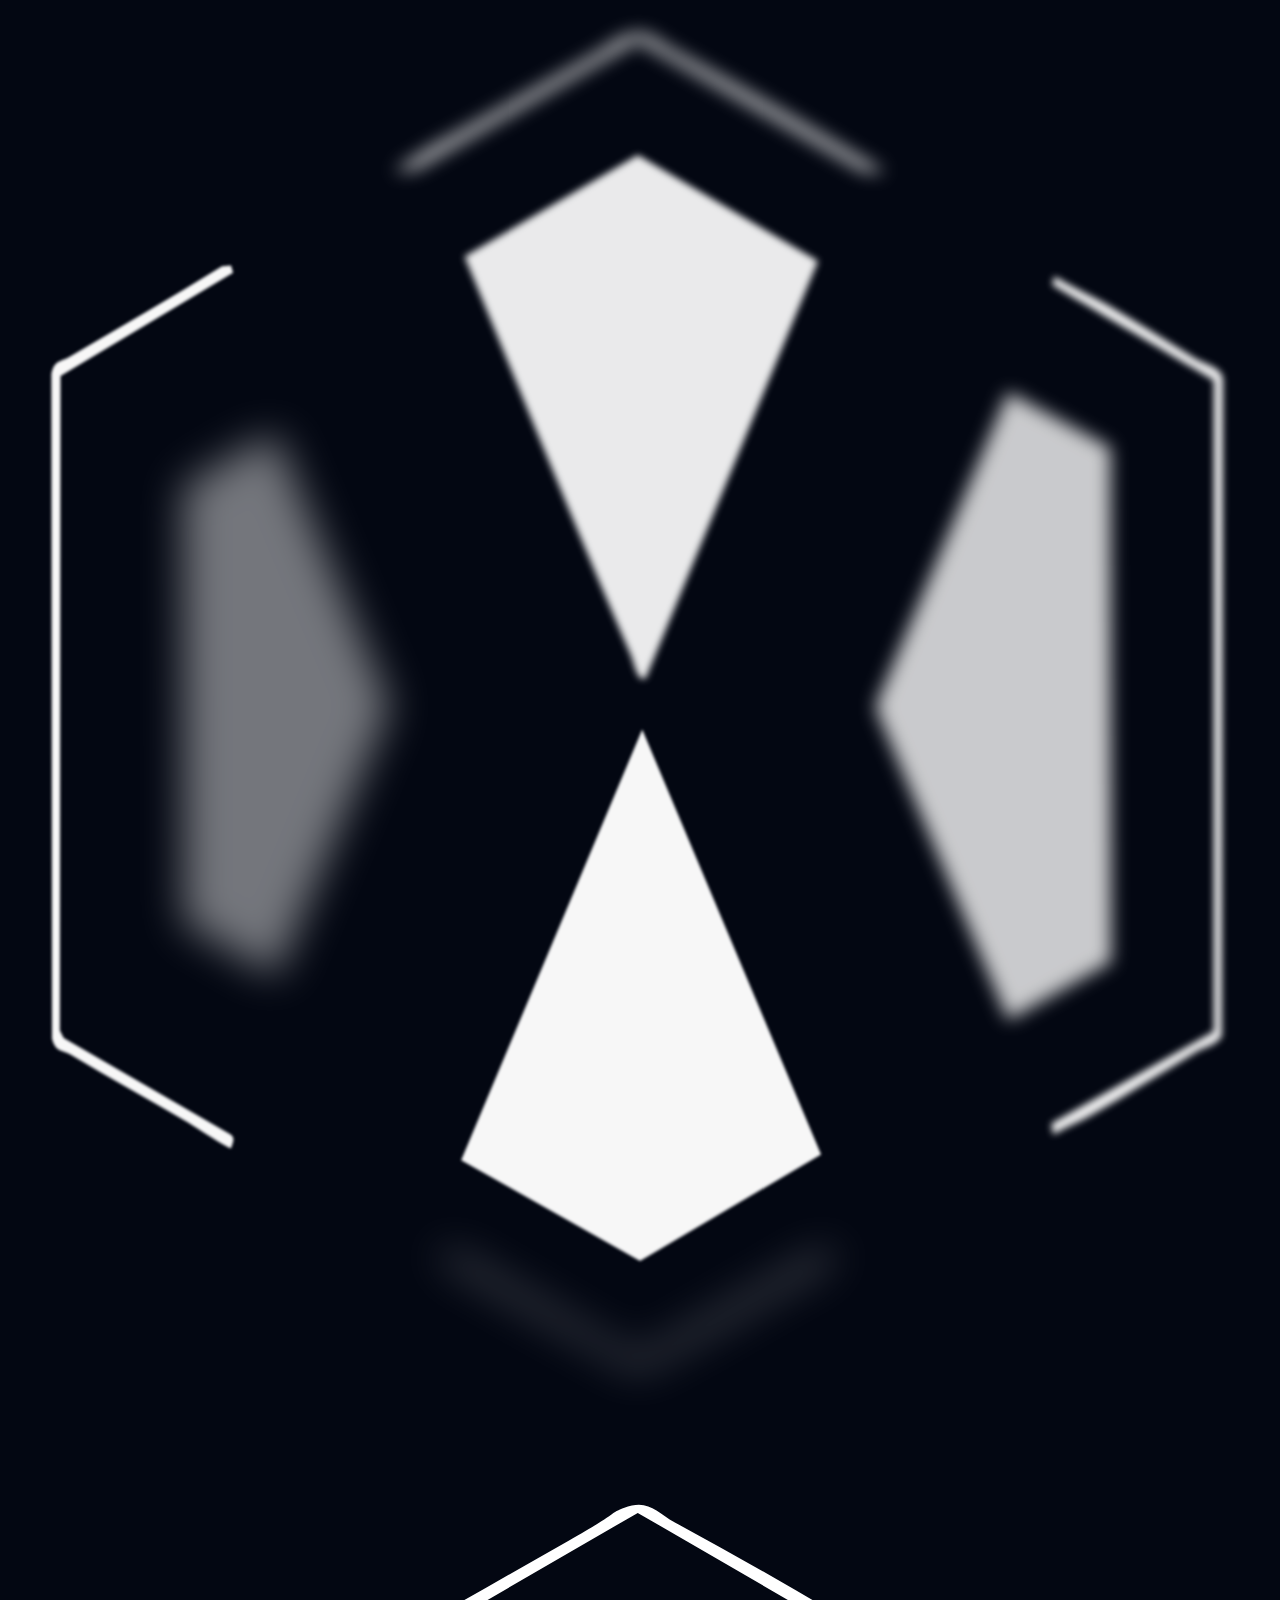
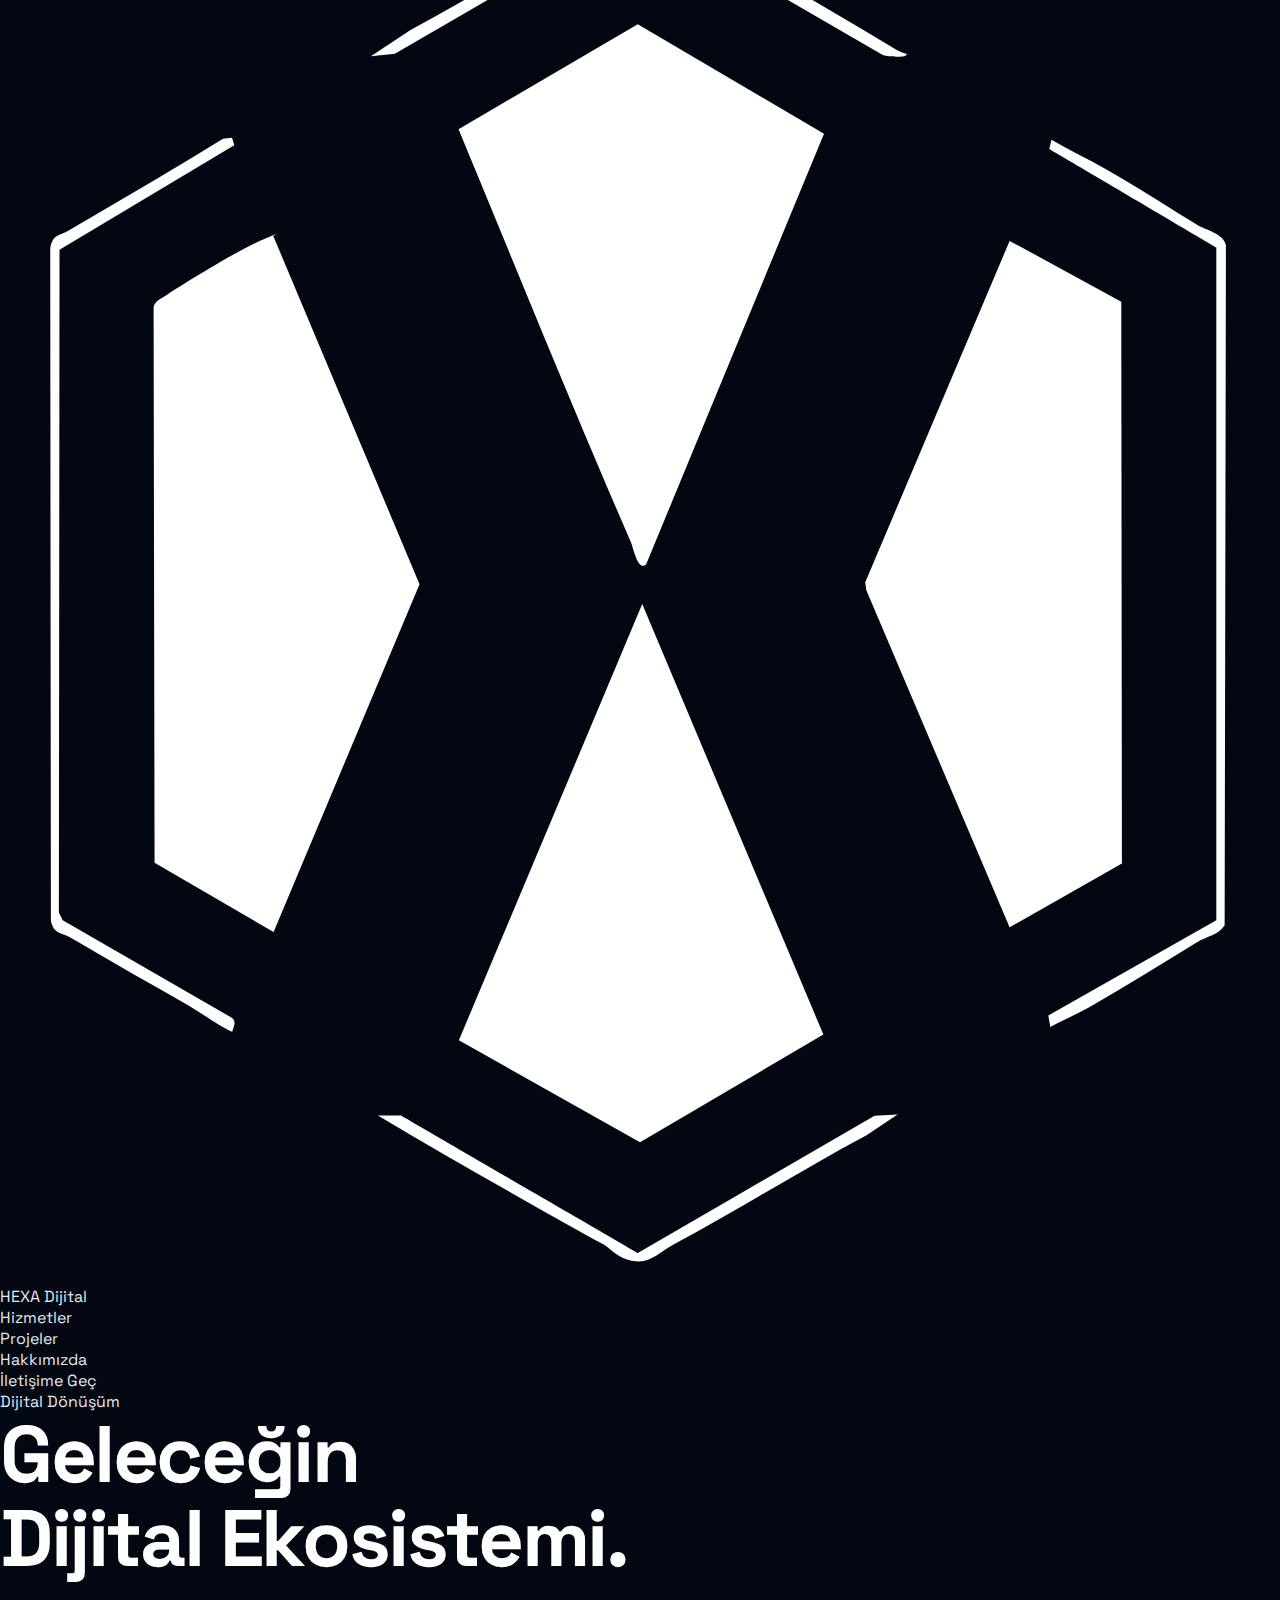
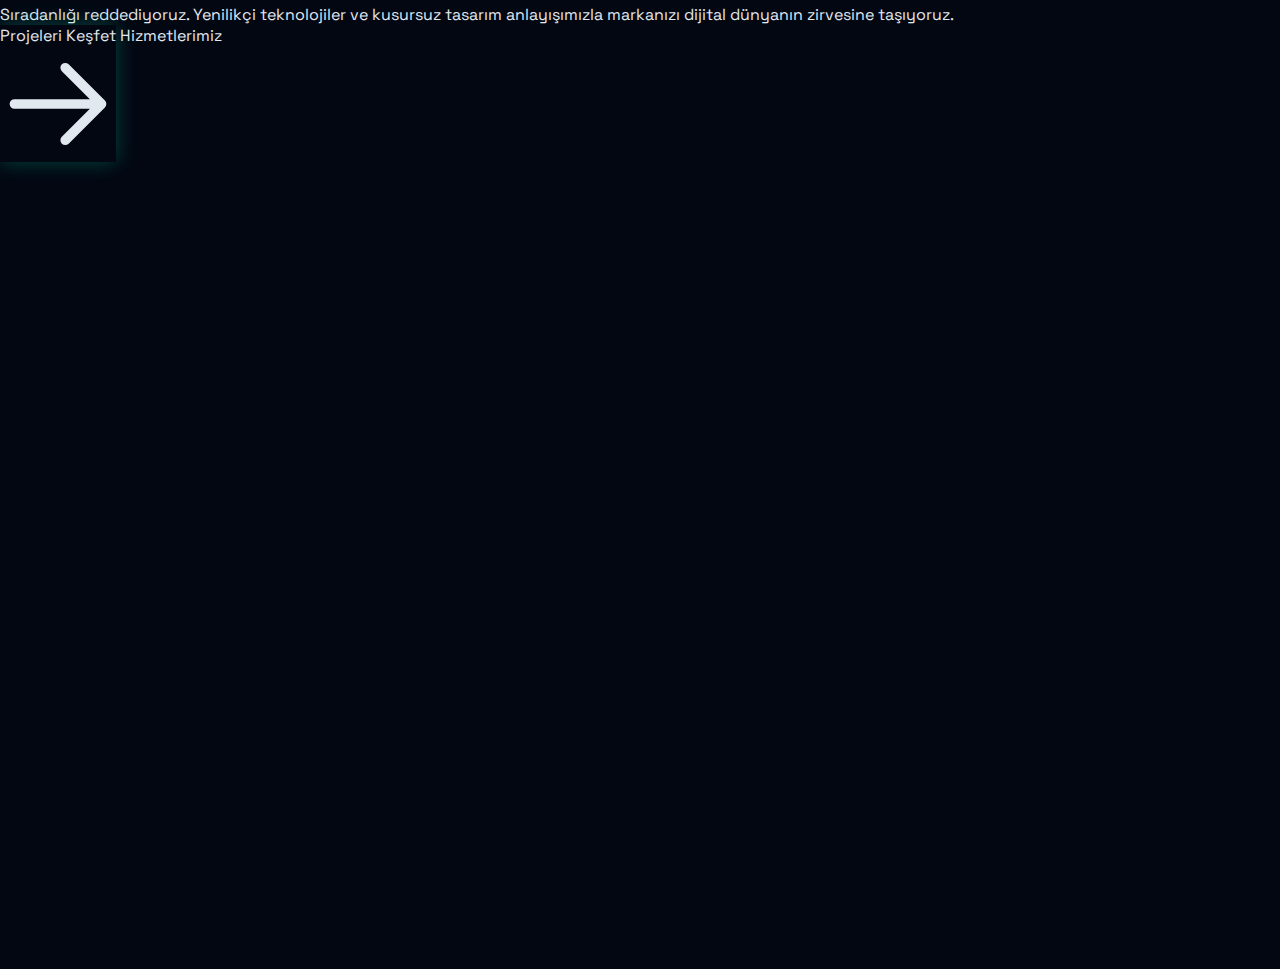
<file: 3d.html>
<!doctype html>
<html lang="tr">
  <head>
    <meta charset="UTF-8" />
    <meta name="viewport" content="width=device-width, initial-scale=1.0" />
    <title>Hexa Dijital | 3s Premium</title>
    <link rel="stylesheet" href="assets/css/style.css">
    <script src="https://cdnjs.cloudflare.com/ajax/libs/gsap/3.12.2/gsap.min.js"></script>

    <link rel="preconnect" href="https://fonts.googleapis.com" />
    <link rel="preconnect" href="https://fonts.gstatic.com" crossorigin />
    <link
      href="https://fonts.googleapis.com/css2?family=Space+Grotesk:wght@300;400;500;600;700&display=swap"
      rel="stylesheet"
    />

    <style>
      /* Sadece Logo için Özel Font */
      @font-face {
        font-family: "Agale";
        src: url("assets/fonts/Agale.woff2") format("opentype");
        font-display: swap;
      }
      .font-agale {
        font-family: "Agale", sans-serif;
      }

      /* Tüm site için genel font */
      body {
        font-family: "Space Grotesk", sans-serif;
        background-color: #030712;
        color: #e2e8f0;
      }

      .brand-dijital {
        line-height: 1.4;
        padding-bottom: 0.5rem;
        display: inline-block;
      }

      /* Neon Mint parlama efekti */
      .glow-mint {
        box-shadow: 0 0 20px rgba(0, 255, 209, 0.25);
      }

      /* CSS Değişkeni olarak ana rengimiz */
      :root {
        --neon-mint: #00ffd1;
      }

      /* --- 3D PETEK STİLLERİ --- */
      .preserve-3d {
        transform-style: preserve-3d;
      }

      @keyframes float-slow {
        0%,
        100% {
          transform: translateY(0px) rotateX(0deg);
        }
        50% {
          transform: translateY(-15px) rotateX(2deg);
        }
      }
      @keyframes pulse-core {
        0%,
        100% {
          box-shadow:
            0 0 15px #00ffd1,
            inset 0 0 15px #00ffd1;
          opacity: 0.8;
        }
        50% {
          box-shadow:
            0 0 30px #00ffd1,
            inset 0 0 30px #00ffd1;
          opacity: 1;
        }
      }
      .animate-float {
        animation: float-slow 8s ease-in-out infinite;
      }

      @keyframes data-flow {
        to {
          stroke-dashoffset: -24;
        }
      }
      .animate-data {
        animation: data-flow 1.5s linear infinite;
      }

      .hex-shape {
        clip-path: polygon(
          50% 0%,
          100% 25%,
          100% 75%,
          50% 100%,
          0% 75%,
          0% 25%
        );
      }

      .glass-hex-body {
        background: linear-gradient(
          135deg,
          rgba(255, 255, 255, 0.15) 0%,
          rgba(0, 255, 209, 0.05) 50%,
          rgba(0, 0, 0, 0.1) 100%
        );
        backdrop-filter: blur(12px);
        box-shadow:
          inset 1px 1px 2px rgba(255, 255, 255, 0.6),
          inset -1px -1px 2px rgba(0, 0, 0, 0.3);
        transition: all 0.4s ease;
      }

      .glass-hex-border {
        filter: drop-shadow(3px 3px 3px rgba(0, 0, 0, 0.5))
          drop-shadow(0 0 8px rgba(0, 255, 209, 0.3));
      }
      .glass-hex-border polygon {
        transition: all 0.4s ease;
      }

      .hex-container {
        transition: z-index 0.4s ease;
      }
      .hex-container:hover {
        z-index: 100;
      }
      .hex-container:hover .glass-hex-body {
        background: linear-gradient(
          135deg,
          rgba(255, 255, 255, 0.2) 0%,
          rgba(0, 255, 209, 0.25) 100%
        );
        box-shadow:
          inset 2px 2px 5px rgba(255, 255, 255, 0.8),
          inset -2px -2px 5px rgba(0, 0, 0, 0.5),
          0 0 35px rgba(0, 255, 209, 0.6),
          inset 0 0 25px rgba(0, 255, 209, 0.5);
      }
      .hex-container:hover .glass-hex-border polygon {
        stroke: #00ffd1 !important;
        stroke-width: 2.5 !important;
        stroke-opacity: 1 !important;
      }
    </style>
  </head>

  <body>
    <div id="splash-screen">
      <div id="aurora">
        <div class="blob blob-1"></div>
        <div class="blob blob-2"></div>
      </div>

      <div id="masterWrapper">
        <div id="markGroup">
          <svg
            viewBox="340 320 400 440"
            class="splash-svg"
          >
            <g class="fill-white">
              <path
                id="borderTrace"
                d="M540,325 L685,410 L685,580 L540,665 L395,580 L395,410 Z"
                fill="none"
                stroke="#00ffd1"
                stroke-width="4"
                stroke-linecap="round"
                style="filter: drop-shadow(0 0 12px #00ffd1); opacity: 0"
              />
              <path
                d="M425.5,432.1l45.6,108.6-45.6,108.7-37.2-21.7-.3-173.6c.3-1.9,2.5-2.8,4.1-3.8,7.5-4.9,22.4-14,30.3-17.4s2-1,3.1-.8Z"
                class="mark-piece"
              />
              <polygon
                points="690.4 452.4 690.6 628 655.5 647.9 610.7 542.5 610.4 540.1 655.5 433.4 690.4 452.4"
                class="mark-piece"
              />
              <path
                d="M541.8,534.6c-2.5,2.1-4-5.7-4.7-7.2-18.6-42.7-36-85.9-53.8-128.9l56-32.8,58.2,34.2-55.6,134.6Z"
                class="mark-piece"
              />
              <polygon
                points="483.4 683.2 540.7 546.9 597.3 681.4 540 715.1 483.4 683.2"
                class="mark-piece"
              />
              <path
                d="M412.5,401.1l.7,2.4-54.6,32.7-.2,207.1,1.2,2.4,52.7,30.4c1.8,1.2.7,2.7.3,4.4-.6.5-12.2-7.3-13.8-8.2-12.4-7.1-24.8-14.1-37.1-21.4-2.6-1.5-4.7-.7-5.8-5l-.2-210.3c.9-4.5,3-3.8,5.5-5.3,16.2-9.6,32.5-18.8,48.5-28.8l2.8-.3Z"
                class="mark-piece"
              />
              <path
                d="M668.2,679l-.6-3.5,52.5-29.8v-210.2c.1,0-52.2-30.8-52.2-30.8l.7-2.9c5.5,3.3,11.3,5.9,16.9,9.1,9.6,5.5,19.1,11.7,28.7,17.5,2.6,1.6,8.2,2.7,8.9,6.3l-.4,212.6c-1.9,3.1-5.7,3.5-8.5,5.2-11.2,6.8-22.4,13.8-33.8,20.4-3.9,2.2-8.3,4-12.2,6.2Z"
                class="mark-piece"
              />
              <path
                d="M623.4,375c-.2,1.2-3.9.8-4.7.7-1.2-.1-2.4,0-3.5-.8l-75.9-44-75.9,44-7.5.8,12.4-8.2c16.6-9,32.9-18.6,49.4-27.9s12.5-8.4,17.2-10.2c7.7-3,10,1.2,16,4.5,23.2,12.5,46.5,26.1,69.2,39.8,1,.6,2.2,1.1,3.4,1.3Z"
                class="mark-piece"
              />
              <path
                d="M620.5,706.4l-9.7,6.5c-20.2,10.8-39.8,23.1-59.9,33.9-6,3.2-8.3,7.5-16,4.5-2.6-1-4.5-3.3-6.5-4.4-3.7-2-7.1-3.9-10.7-5.9-20-11.2-39.9-22.6-59.6-34.3h7.2s74,43,74,43l74-42.9,7.2-.4Z"
                class="mark-piece"
              />
            </g>
          </svg>
        </div>

        <div id="textBlock">
          <div class="hexa-title-wrapper">
            <h1 id="hexa">
              HEXA
            </h1>
          </div>
          <p id="dijital" class="brand-dijital">
            Dijital
          </p>
        </div>
      </div>
    </div>

    <div id="main-content">
      <nav>
        <div class="nav-container">
          <div class="logo-container group">
            <svg
              viewBox="340 320 400 440"
              class="nav-svg"
            >
              <g class="fill-white">
                <path
                  d="M425.5,432.1l45.6,108.6-45.6,108.7-37.2-21.7-.3-173.6c.3-1.9,2.5-2.8,4.1-3.8,7.5-4.9,22.4-14,30.3-17.4s2-1,3.1-.8Z"
                />
                <polygon
                  points="690.4 452.4 690.6 628 655.5 647.9 610.7 542.5 610.4 540.1 655.5 433.4 690.4 452.4"
                />
                <path
                  d="M541.8,534.6c-2.5,2.1-4-5.7-4.7-7.2-18.6-42.7-36-85.9-53.8-128.9l56-32.8,58.2,34.2-55.6,134.6Z"
                />
                <polygon
                  points="483.4 683.2 540.7 546.9 597.3 681.4 540 715.1 483.4 683.2"
                />
                <path
                  d="M412.5,401.1l.7,2.4-54.6,32.7-.2,207.1,1.2,2.4,52.7,30.4c1.8,1.2.7,2.7.3,4.4-.6.5-12.2-7.3-13.8-8.2-12.4-7.1-24.8-14.1-37.1-21.4-2.6-1.5-4.7-.7-5.8-5l-.2-210.3c.9-4.5,3-3.8,5.5-5.3,16.2-9.6,32.5-18.8,48.5-28.8l2.8-.3Z"
                />
                <path
                  d="M668.2,679l-.6-3.5,52.5-29.8v-210.2c.1,0-52.2-30.8-52.2-30.8l.7-2.9c5.5,3.3,11.3,5.9,16.9,9.1,9.6,5.5,19.1,11.7,28.7,17.5,2.6,1.6,8.2,2.7,8.9,6.3l-.4,212.6c-1.9,3.1-5.7,3.5-8.5,5.2-11.2,6.8-22.4,13.8-33.8,20.4-3.9,2.2-8.3,4-12.2,6.2Z"
                />
                <path
                  d="M623.4,375c-.2,1.2-3.9.8-4.7.7-1.2-.1-2.4,0-3.5-.8l-75.9-44-75.9,44-7.5.8,12.4-8.2c16.6-9,32.9-18.6,49.4-27.9s12.5-8.4,17.2-10.2c7.7-3,10,1.2,16,4.5,23.2,12.5,46.5,26.1,69.2,39.8,1,.6,2.2,1.1,3.4,1.3Z"
                />
                <path
                  d="M620.5,706.4l-9.7,6.5c-20.2,10.8-39.8,23.1-59.9,33.9-6,3.2-8.3,7.5-16,4.5-2.6-1-4.5-3.3-6.5-4.4-3.7-2-7.1-3.9-10.7-5.9-20-11.2-39.9-22.6-59.6-34.3h7.2s74,43,74,43l74-42.9,7.2-.4Z"
                />
              </g>
            </svg>
            <div class="logo-text-container">
              <span class="logo-text-hexa">HEXA</span>
              <span class="logo-text-dijital">Dijital</span>
            </div>
          </div>

          <ul class="nav-links">
            <li class="nav-link-item">
              Hizmetler<span class="nav-link-underline"></span>
            </li>
            <li class="nav-link-item">
              Projeler<span class="nav-link-underline"></span>
            </li>
            <li class="nav-link-item">
              Hakkımızda<span class="nav-link-underline"></span>
            </li>
          </ul>

          <button class="contact-button">
            İletişime Geç
          </button>
        </div>
      </nav>

      <main>
        <div class="hero-text-container">
          <div class="hero-anim">
            <span class="hero-subtitle">Dijital Dönüşüm</span>
          </div>

          <h2 class="hero-anim hero-title">
            Geleceğin <br />
            <span class="text-gradient-1">Dijital</span>
            <span class="text-gradient-2">Ekosistemi.</span>
          </h2>

          <p class="hero-anim hero-description">
            Sıradanlığı reddediyoruz. Yenilikçi teknolojiler ve kusursuz tasarım
            anlayışımızla markanızı dijital dünyanın zirvesine taşıyoruz.
          </p>

          <div class="hero-anim hero-buttons">
            <button class="projects-button glow-mint">
              Projeleri Keşfet
              <svg
                xmlns="http://www.w3.org/2000/svg"
                fill="none"
                viewBox="0 0 24 24"
                stroke-width="2"
                stroke="currentColor"
                class="arrow-icon"
              >
                <path
                  stroke-linecap="round"
                  stroke-linejoin="round"
                  d="M13.5 4.5L21 12m0 0l-7.5 7.5M21 12H3"
                />
              </svg>
            </button>
            <button class="services-button">
              Hizmetlerimiz
            </button>
          </div>
        </div>

        <div
            class="animate-float animate-float-container"
            style="transform: scale(0.9)"
          >
            <div
              class="aurora-pulse"
              style="transform: translateZ(-100px)"
            ></div>

            <div
              id="interactive-honeycomb"
              style="transform: rotateX(20deg) rotateY(-20deg)"
            >
              <div
                class="honeycomb-centerer"
                style="
                  width: 120px;
                  height: 138px;
                  margin-left: -60px;
                  margin-top: -69px;
                "
              >
                <div
                  class="hex-node hex-node-mover"
                  style="transform: translateZ(15px); opacity: 0"
                >
                  <svg
                    viewBox="-200 -200 400 400"
                    style="
                      width: 400px;
                      height: 400px;
                      position: absolute;
                      top: 50%;
                      left: 50%;
                      transform: translate(-50%, -50%);
                      overflow: visible;
                    "
                  >
                    <g stroke="rgba(255,255,255,0.08)" stroke-width="1.5">
                      <line x1="0" y1="0" x2="85" y2="48" />
                      <line x1="0" y1="0" x2="-85" y2="-48" />
                      <line x1="0" y1="0" x2="0" y2="-95" />
                      <line x1="0" y1="0" x2="0" y2="95" />
                      <line x1="85" y1="48" x2="140" y2="-25" />
                      <line x1="-85" y1="-48" x2="-140" y2="35" />
                    </g>
                    <g
                      stroke="#00ffd1"
                      stroke-width="2"
                      class="animate-data"
                      stroke-dasharray="6 18"
                    >
                      <line x1="0" y1="0" x2="85" y2="48" />
                      <line x1="0" y1="0" x2="-85" y2="-48" />
                      <line x1="0" y1="0" x2="0" y2="-95" />
                      <line x1="0" y1="0" x2="0" y2="95" />
                      <line x1="85" y1="48" x2="140" y2="-25" />
                      <line x1="-85" y1="-48" x2="-140" y2="35" />
                    </g>
                  </svg>
                </div>

                <div
                  class="hex-node hex-container"
                  style="transform: translateZ(80px); opacity: 0"
                >
                  <svg
                    viewBox="0 0 100 115"
                    class="glass-hex-border"
                  >
                    <polygon
                      points="50,1 99,27 99,88 50,114 1,88 1,27"
                      fill="none"
                      stroke="#00ffd1"
                      stroke-width="2"
                      stroke-opacity="0.8"
                    />
                  </svg>
                  <div class="glass-hex-body-wrapper hex-shape glass-hex-body"></div>
                  <div
                    class="core-pulse"
                    style="transform: translateZ(30px)"
                  ></div>
                </div>

                <div
                  class="hex-node hex-container"
                  style="
                    transform: translate(85px, 48px) translateZ(40px);
                    opacity: 0;
                  "
                >
                  <svg
                    viewBox="0 0 100 115"
                    class="glass-hex-border"
                    style="filter: drop-shadow(3px 3px 3px rgba(0, 0, 0, 0.5))"
                  >
                    <polygon
                      points="50,1 99,27 99,88 50,114 1,88 1,27"
                      fill="none"
                      stroke="white"
                      stroke-width="1.5"
                      stroke-opacity="0.5"
                    />
                  </svg>
                  <div
                    class="glass-hex-body-wrapper hex-shape glass-hex-body"
                    style="
                      background: linear-gradient(
                        135deg,
                        rgba(255, 255, 255, 0.1) 0%,
                        rgba(0, 0, 0, 0.1) 100%
                      );
                    "
                  ></div>
                </div>

                <div
                  class="hex-node hex-container"
                  style="
                    transform: translate(-85px, -48px) translateZ(20px);
                    opacity: 0;
                  "
                >
                  <svg
                    viewBox="0 0 100 115"
                    class="glass-hex-border"
                    style="filter: drop-shadow(3px 3px 3px rgba(0, 0, 0, 0.5))"
                  >
                    <polygon
                      points="50,1 99,27 99,88 50,114 1,88 1,27"
                      fill="none"
                      stroke="white"
                      stroke-width="1.5"
                      stroke-opacity="0.4"
                    />
                  </svg>
                  <div
                    class="glass-hex-body-wrapper hex-shape glass-hex-body"
                    style="
                      background: linear-gradient(
                        135deg,
                        rgba(255, 255, 255, 0.1) 0%,
                        rgba(0, 0, 0, 0.1) 100%
                      );
                    "
                  ></div>
                </div>

                <div
                  class="hex-node hex-container"
                  style="
                    transform: translate(0px, -95px) translateZ(0px);
                    opacity: 0;
                  "
                >
                  <svg
                    viewBox="0 0 100 115"
                    class="glass-hex-border"
                  >
                    <polygon
                      points="50,1 99,27 99,88 50,114 1,88 1,27"
                      fill="none"
                      stroke="#00ffd1"
                      stroke-width="1"
                      stroke-opacity="0.3"
                    />
                  </svg>
                  <div
                    class="glass-hex-body-wrapper hex-shape glass-hex-body"
                    style="opacity: 0.7"
                  ></div>
                </div>

                <div
                  class="hex-node hex-container"
                  style="
                    transform: translate(0px, 95px) translateZ(10px);
                    opacity: 0;
                  "
                >
                  <svg
                    viewBox="0 0 100 115"
                    class="glass-hex-border"
                  >
                    <polygon
                      points="50,1 99,27 99,88 50,114 1,88 1,27"
                      fill="none"
                      stroke="#00ffd1"
                      stroke-width="1"
                      stroke-opacity="0.3"
                    />
                  </svg>
                  <div
                    class="glass-hex-body-wrapper hex-shape glass-hex-body"
                    style="opacity: 0.8"
                  ></div>
                </div>

                <div
                  class="hex-node hex-container"
                  style="
                    transform: translate(140px, -25px) translateZ(-40px)
                      scale(0.9);
                    opacity: 0;
                  "
                >
                  <svg
                    viewBox="0 0 100 115"
                    class="glass-hex-border"
                    style="filter: none"
                  >
                    <polygon
                      points="50,1 99,27 99,88 50,114 1,88 1,27"
                      fill="none"
                      stroke="white"
                      stroke-width="0.5"
                      stroke-opacity="0.2"
                    />
                  </svg>
                  <div
                    class="glass-hex-body-wrapper hex-shape glass-hex-body"
                    style="
                      opacity: 0.4;
                      background: transparent;
                      box-shadow: inset 1px 1px 2px rgba(255, 255, 255, 0.2);
                    "
                  ></div>
                </div>

                <div
                  class="hex-node hex-container"
                  style="
                    transform: translate(-140px, 35px) translateZ(-60px)
                      scale(0.8);
                    opacity: 0;
                  "
                >
                  <svg
                    viewBox="0 0 100 115"
                    class="glass-hex-border"
                    style="filter: none"
                  >
                    <polygon
                      points="50,1 99,27 99,88 50,114 1,88 1,27"
                      fill="none"
                      stroke="white"
                      stroke-width="0.5"
                      stroke-opacity="0.2"
                    />
                  </svg>
                  <div
                    class="glass-hex-body-wrapper hex-shape glass-hex-body"
                    style="
                      opacity: 0.3;
                      background: transparent;
                      box-shadow: inset 1px 1px 2px rgba(255, 255, 255, 0.2);
                    "
                  ></div>
                </div>

                <div
                  class="hex-node particle-1"
                  style="
                    transform: translate(110px, -60px) translateZ(100px);
                    opacity: 0;
                  "
                ></div>
                <div
                  class="hex-node particle-2"
                  style="
                    transform: translate(-100px, 70px) translateZ(50px);
                    opacity: 0;
                  "
                ></div>
              </div>
            </div>
          </div>
        </div>
      </main>
    </div>

    <script>
      const DEV_MODE = false;

      // Senin arka plan bulanık animasyonun
      if (!DEV_MODE) {
        gsap.to(".blob", {
          x: "random(-30, 30)",
          y: "random(-30, 30)",
          duration: 8,
          repeat: -1,
          yoyo: true,
          ease: "sine.inOut",
        });
      }

      const mm = gsap.matchMedia();
      mm.add(
        { isDesktop: "(min-width: 768px)", isMobile: "(max-width: 767px)" },
        (context) => {
          let { isDesktop } = context.conditions;

          if (DEV_MODE) {
            document.getElementById("splash-screen").style.display = "none";
            const mainContent = document.getElementById("main-content");
            mainContent.classList.remove("hidden");
            gsap.set(mainContent, { opacity: 1 });
            gsap.set(".hero-anim", { y: 0, opacity: 1 });
            gsap.set(".hex-node", { opacity: 1 });
            return;
          }

          const tl = gsap.timeline({
            defaults: { ease: "expo.out" },
            onComplete: () => {
              gsap.to("#splash-screen", {
                opacity: 0,
                duration: 1.2,
                ease: "power2.inOut",
                onComplete: () => {
                  document.getElementById("splash-screen").style.display =
                    "none";
                  const mainContent = document.getElementById("main-content");
                  mainContent.classList.remove("hidden");

                  // Sayfa içeriği gösteriliyor
                  gsap.to(mainContent, {
                    opacity: 1,
                    duration: 0.5,
                    ease: "power1.inOut",
                  });

                  // Sol Taraf: Metin Animasyonları
                  gsap.to(".hero-anim", {
                    y: 0,
                    opacity: 1,
                    duration: 1.2,
                    stagger: 0.15,
                    ease: "power3.out",
                    delay: 0.2,
                  });

                  // Sağ Taraf: Peteklerin Belirme Animasyonu
                  gsap.to(".hex-node", {
                    opacity: 1,
                    duration: 1.2,
                    stagger: 0.1,
                    ease: "power2.out",
                    delay: 0.4,
                  });
                },
              });
            },
          });

          // SPLASH SCREEN KODLARI (Sana Ait)
          gsap.set(".mark-piece", {
            opacity: 0,
            scale: 0.6,
            filter: "blur(15px)",
            transformOrigin: "center",
          });

          if (isDesktop) {
            gsap.set("#textBlock", { width: 0, height: "auto", opacity: 0 });
          } else {
            gsap.set("#textBlock", { width: "auto", height: 0, opacity: 0 });
          }

          tl.to("#aurora", { opacity: 0.8, duration: 1.2 }, 0);
          tl.to(
            ".mark-piece",
            {
              opacity: 1,
              scale: 1,
              filter: "blur(0px)",
              duration: 1.2,
              stagger: { amount: 0.5, from: "center" },
            },
            0.2,
          );

          if (isDesktop) {
            tl.to(
              "#textBlock",
              { width: "auto", opacity: 1, duration: 1.4, ease: "expo.inOut" },
              1.0,
            );
          } else {
            tl.to(
              "#textBlock",
              { height: "auto", opacity: 1, duration: 1.4, ease: "expo.inOut" },
              1.0,
            );
          }

          tl.to("#hexa", { y: 0, duration: 1.2 }, 1.2);
          tl.to(
            "#dijital",
            { opacity: 1, x: 0, duration: 1.0, ease: "power2.out" },
            1.6,
          );

          return () => {
            tl.kill();
          };
        },
      );

      // SAĞ TARAF PETEK 3D MOUSE ETKİLEŞİMİ
      document.addEventListener("DOMContentLoaded", () => {
        const honeycomb = document.getElementById("interactive-honeycomb");
        if (!honeycomb) return;
        const baseRotateX = 15;
        const baseRotateY = -15;
        const maxTilt = 8;

        document.addEventListener("mousemove", (e) => {
          const centerX = window.innerWidth / 2;
          const centerY = window.innerHeight / 2;
          const mouseX = (e.clientX - centerX) / centerX;
          const mouseY = (e.clientY - centerY) / centerY;
          const rotateX = baseRotateX - mouseY * maxTilt;
          const rotateY = baseRotateY + mouseX * maxTilt;
          honeycomb.style.transform = `rotateX(${rotateX}deg) rotateY(${rotateY}deg)`;
        });
      });
    </script>
  </body>
</html>
</file>
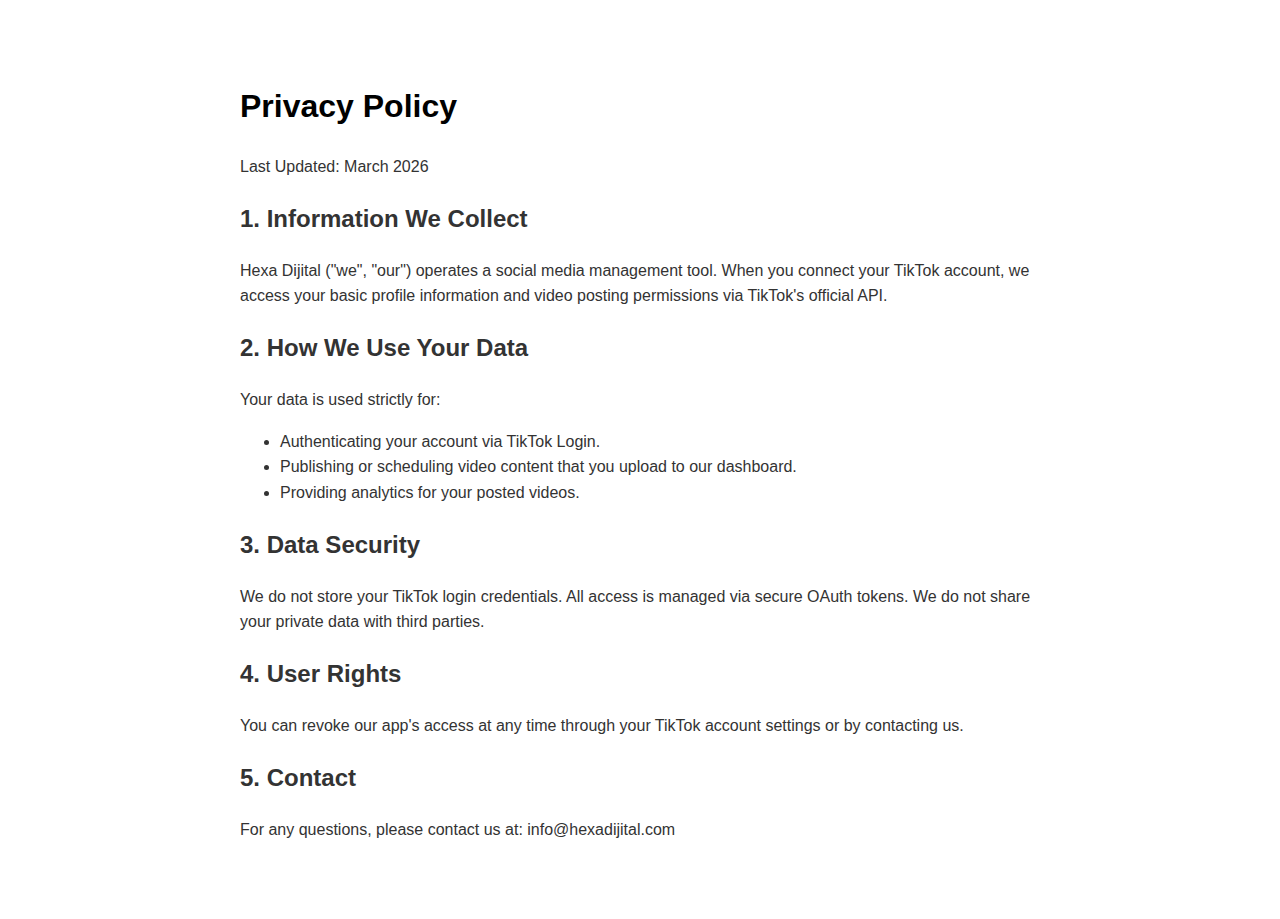
<file: privacy.html>
<!doctype html>
<html lang="en">
  <head>
    <meta charset="UTF-8" />
    <title>Privacy Policy - Hexa Dijital</title>
    <style>
      body {
        font-family: sans-serif;
        line-height: 1.6;
        max-width: 800px;
        margin: 40px auto;
        padding: 20px;
        color: #333;
      }
      h1 {
        color: #000;
      }
    </style>
  </head>
  <body>
    <h1>Privacy Policy</h1>
    <p>Last Updated: March 2026</p>

    <h2>1. Information We Collect</h2>
    <p>
      Hexa Dijital ("we", "our") operates a social media management tool. When
      you connect your TikTok account, we access your basic profile information
      and video posting permissions via TikTok's official API.
    </p>

    <h2>2. How We Use Your Data</h2>
    <p>Your data is used strictly for:</p>
    <ul>
      <li>Authenticating your account via TikTok Login.</li>
      <li>
        Publishing or scheduling video content that you upload to our dashboard.
      </li>
      <li>Providing analytics for your posted videos.</li>
    </ul>

    <h2>3. Data Security</h2>
    <p>
      We do not store your TikTok login credentials. All access is managed via
      secure OAuth tokens. We do not share your private data with third parties.
    </p>

    <h2>4. User Rights</h2>
    <p>
      You can revoke our app's access at any time through your TikTok account
      settings or by contacting us.
    </p>

    <h2>5. Contact</h2>
    <p>For any questions, please contact us at: info@hexadijital.com</p>
  </body>
</html>
</file>
<file: assets/css/style.css>
/* ==========================================================================
   HEXA DİJİTAL - AWWWARDS PREMIUM TASARIM (60 FPS OPTIMIZED)
   Geliştirici: HM
========================================================================== 
*/

/* Yazıların yumuşakça değişmesi için geçiş efekti */
.fade-transition {
  transition: opacity 0.4s ease-in-out;
}

/* GENEL YAPI */
.tech-story-section {
  color: var(--text-main);
  padding: 100px 0px;
}

.tech-story-container {
  max-width: 90%;
  margin: 0 auto;
  display: grid;
  grid-template-columns: 1fr 2fr;
  gap: 80px;
  align-items: flex-start;
}

/* SABİT SOL TARAF */
.story-sticky-left {
  position: sticky;
  top: 20vh;
  min-width: 0;
}

.story-sticky-left h2 {
  font-size: 3.5rem;
  line-height: 1.1;
  margin-bottom: 25px;
  color: var(--text-main);
  word-wrap: break-word;
  overflow-wrap: break-word;
}

.story-sticky-left p {
  font-size: 1.2rem;
  line-height: 1.6;
  color: var(--text-muted);
  opacity: 0.8;
}

/* AKAN SAĞ TARAF */
.story-scroll-right {
  display: flex;
  flex-direction: column;
  gap: 120px;
  min-width: 0;
}

.phase-block {
  display: flex;
  flex-direction: column;
  gap: 50px;
}

.phase-number {
  font-size: 2.5rem;
  color: var(--neon-mint);
  letter-spacing: 10px;
  text-transform: uppercase;
  font-weight: bold;
  display: inline-block;
  border-bottom: 1px solid var(--border-neon);
  padding-bottom: 10px;
  width: fit-content;
}

.phase-block h3 {
  font-size: 2.5rem;
  color: var(--text-main);
  margin: 0;
}

/* YENİ: TEKNOLOJİ -> AMAÇ KARTLARI */
.tech-philosophies {
  display: flex;
  flex-direction: column;
  gap: 40px;
}

.philo-item {
  border: 1px solid rgba(255, 255, 255, 0.05);
  background: rgba(255, 255, 255, 0.02);
  padding: 30px 40px;
  border-radius: 12px;
  transition: all 0.3s ease;
  display: flex;
  flex-direction: column;
  gap: 15px;
  position: relative;
  overflow: hidden;
}

/* Sol tarafa ince neon bir çizgi ekleyerek kartı belirginleştirdik */
.philo-item::before {
  content: "";
  position: absolute;
  left: 0;
  top: 0;
  bottom: 0;
  width: 4px;
  background: var(--border-neon);
  transition: all 0.3s ease;
}

.philo-item:hover {
  background: rgba(1, 253, 208, 0.04);
  border-color: rgba(1, 253, 208, 0.2);
  transform: translateY(-5px);
  box-shadow: 0 10px 30px rgba(0, 0, 0, 0.3);
}

.philo-item:hover::before {
  background: var(--neon-mint);
}

/* Üst Kısım: Hangi Teknoloji? */
.tech-header {
  display: flex;
  align-items: center;
  gap: 15px;
  border-bottom: 1px solid rgba(255, 255, 255, 0.05);
  padding-bottom: 15px;
}

.philo-tech {
  font-size: 1.1rem;
  color: var(--neon-mint);
  font-weight: 800;
  letter-spacing: 1px;
}

/* Alt Kısım: Ne İçin Kullanıyoruz? */
.tech-purpose {
  display: flex;
  flex-direction: column;
  gap: 8px;
  padding-top: 5px;
}

.purpose-label {
  font-size: 0.9rem;
  font-weight: 800;

  color: var(--text-muted);
  text-transform: uppercase;
  letter-spacing: 2px;

  /* YENİ EKLENEN KISIM: Şık Alt Çizgi */
  border-bottom: 2px solid var(--neon-mint);
  /* Neon mint renginin hafif saydam hali */
  padding-bottom: 5px;
  /* Çizgi ile yazı arasındaki boşluk */
  width: fit-content;
  /* Çizginin sadece yazının uzunluğu kadar olmasını sağlar */
}

.tech-purpose p {
  font-size: 1.1rem;
  line-height: 1.6;
  color: var(--text-main);
  /* Paragraf rengini açtık ki okuması kolay olsun */
  margin: 0;
}

/* MOBİL UYARLAMA */
@media (max-width: 768px) {
  .tech-story-section {
    padding: 60px 10px;
  }

  .tech-story-container {
    gap: 15px;
    grid-template-columns: 40% 60%;
  }

  .story-sticky-left h2 {
    font-size: 1.5rem;
    margin-bottom: 12px;
  }

  .story-sticky-left p {
    font-size: 0.85rem;
    line-height: 1.35;
  }

  .story-scroll-right {
    gap: 60px;
  }

  .philo-item {
    padding: 20px 20px 20px 25px;
  }

  .philo-tech {
    font-size: 0.9rem;
  }

  .tech-purpose p {
    font-size: 0.9rem;
  }
}

:root {
  --neon-mint: #00ffd1;
  --soft-cyan: #00ffd1;
  --bg-dark: #020a10;
  --card-bg: #00253d;
  --card-hover: #002034;
  --deep-space: #01060a;
  --electric-blue: #0070ff;
  --text-main: #fdfdfd;
  --text-muted: #f7f7f7;
  --border-neon: rgba(0, 255, 209, 0.12);
}

@font-face {
  font-family: "Agale";
  src: url("../fonts/Agale.woff2") format("opentype");
  font-display: swap;
}

.cls-1 {
  fill: #01fdd0;
}

.cls-2 {
  fill: #00010100;
}

.cls-3 {
  fill: #06f7cc;
}

.cls-4 {
  fill: #02fccf;
}

.cls-5 {
  fill: #fdfdfd;
}


/* ==========================================================================
   1. GLOBAL RESET & TEMEL AYARLAR
========================================================================== 
*/

*,
::before,
::after {
  box-sizing: border-box;
  margin: 0;
  padding: 0;
}

body {
  font-family: "Space Grotesk", sans-serif;
  background-color: var(--bg-dark);
  color: var(--text-main);
  overflow-x: hidden;
}


button {
  background: transparent;
  border: none;
  font: inherit;
  color: inherit;
  cursor: pointer;
}

ul {
  list-style: none;
}

svg {
  display: block;
  vertical-align: middle;
}

.fill-white {
  fill: #ffffff;
}

.container-fluid {
  width: 90%;
  max-width: 90rem;
  margin: 0 auto;
}

.main-layout {
  min-height: 100vh;
  position: relative;
  display: flex;
  flex-direction: column;
}

.text-gradient-white {
  color: transparent;
  background-clip: text;
  -webkit-background-clip: text;
  background-image: linear-gradient(135deg, #ffffff 25%, var(--neon-mint) 100%);
}

.text-gradient-cyan {
  color: transparent;
  background-clip: text;
  -webkit-background-clip: text;
  background-image: linear-gradient(135deg, var(--neon-mint));
}

/* 1. Tarayıcının orijinal çirkin scrollbar'ını tamamen siliyoruz (Zıplamayı da bitirir) */
::-webkit-scrollbar {
  display: none !important;
}

html {
  -ms-overflow-style: none;
  scrollbar-width: none;
}

/* 2. Bizim Tasarladığımız Yeni Scrollbar */
.custom-scrollbar {
  position: fixed;
  top: 0;
  right: 2px;
  width: 6px;
  height: 100vh;
  background-color: rgba(255, 255, 255, 0.03);
  z-index: 9999;
  opacity: 0;
  /* Başlangıçta gizli (Senin istediğin gibi) */
  visibility: hidden;
  /* Yola tıklanabilsin diye */
  transition: opacity 0.8s ease, visibility 0.8s ease;
}

.custom-scroll-thumb {
  width: 100%;
  height: 0px;
  /* Boyutu JS ile sayfa uzunluğuna göre hesaplanacak */
  background-color: var(--neon-mint);
  border-radius: 10px;
  box-shadow: 0 0 12px rgba(0, 255, 209, 0.6);
  will-change: transform;
  /* Üzerine gelince el işareti çıkar */
}



/* Mobilde çubuğu çok daha zarif ve ince yapıyoruz */
@media (max-width: 768px) {
  .custom-scrollbar {
    width: 3px;
  }
}

/* ==========================================================================
   2. ARKA PLAN VE IŞIK EFEKTLERİ
========================================================================== 
*/

.light-wrapper {
  position: fixed;
  top: -20%;
  left: -10%;
  width: 130%;
  height: 150%;
  transform: rotate(-25deg) translateZ(0);
  filter: blur(80px);
  z-index: 0;
  pointer-events: none;
}

.ray {
  position: absolute;
  top: 0;
  mix-blend-mode: screen;
  animation: flow 12s ease-in-out infinite alternate;
  will-change: transform;
}

.ray-1 {
  left: 10%;
  width: 45%;
  height: 100%;
  background: linear-gradient(180deg, var(--soft-cyan) 0%, rgba(0, 112, 255, 0.3) 40%, transparent 100%);
  opacity: 0.5;
}

.ray-2 {
  left: 0%;
  width: 25%;
  height: 90%;
  background: linear-gradient(180deg, var(--electric-blue) 0%, transparent 100%);
  opacity: 0.5;
}

.ray-3 {
  left: 40%;
  width: 35%;
  height: 110%;
  background: linear-gradient(180deg, var(--electric-blue) 0%, transparent 100%);
  opacity: 0.4;
  animation-delay: -6s;
}

@keyframes flow {
  from {
    transform: translate3d(0, -5%, 0) scaleX(1);
    opacity: 0.3;
  }

  to {
    transform: translate3d(0, 8%, 0) scaleX(1.15);
    opacity: 0.6;
  }
}

/* ==========================================================================
   3. SPLASH (AÇILIŞ) EKRANI
========================================================================== 
*/

.splash-screen {
  position: fixed;
  inset: 0;
  z-index: 50;
  background-color: #0000001a;
  display: flex;
  align-items: center;
  justify-content: center;
  overflow: hidden;
}

.splash-aurora {
  position: absolute;
  inset: 0;
  pointer-events: none;
  filter: blur(130px);
  opacity: 0.3;
  background: radial-gradient(circle at center, rgba(0, 255, 209, 0.1) 0%, transparent 70%);
}

.splash-blob {
  position: absolute;
  border-radius: 50%;
  transform: translateZ(0);
  will-change: transform;
}

.splash-wrapper {
  position: relative;
  z-index: 10;
  display: flex;
  flex-direction: column;
  align-items: center;
}

.splash-logo-container {
  margin-bottom: 1.5rem;
}

.splash-logo {
  width: 7rem;
  height: 7rem;
  will-change: transform, opacity;
}

.splash-text-container {
  display: flex;
  flex-direction: column;
  align-items: center;
  overflow: hidden;
  opacity: 0;
  height: 0;
  width: auto;
}

.splash-title-wrapper {
  display: flex;
  justify-content: center;
  width: 100%;
  overflow: hidden;
}

.splash-title {
  font-family: "Agale", sans-serif;
  line-height: 0.8;
  font-size: clamp(4.5rem, 10vw, 8.5rem);
  padding: 0 2.5rem;
  font-weight: normal;
}

.splash-subtitle {
  font-family: "Agale", sans-serif;
  color: var(--neon-mint);
  letter-spacing: 0.7em;
  font-size: clamp(1.8rem, 3.2vw, 3rem);
  padding: 0 2.5rem 0.5rem;
  margin-left: 0.7em;
}

.mark-piece {
  opacity: 0;
}

@media (min-width: 768px) {
  .splash-wrapper {
    flex-direction: row;
  }

  .splash-logo-container {
    margin-bottom: 0;
  }

  .splash-logo {
    width: 13rem;
    height: 13rem;
  }

  .splash-text-container {
    align-items: flex-start;
    height: auto;
    width: 0;
  }

  .splash-title-wrapper {
    justify-content: flex-start;
  }

  .splash-title {
    padding: 0 3.5rem;
  }

  .splash-subtitle {
    padding: 0 3.5rem;
    margin-left: 0;
  }
}

/* ==========================================================================
   4. NAVBAR (ÜST MENÜ)
========================================================================== 
*/

.navbar {
  width: 100%;
  max-width: 95%;
  margin: 1.5rem auto 0;
  position: sticky;
  top: 1.5rem;
  z-index: 40;

  /* Arka planı biraz daha şeffaf yapıyoruz ki altından geçenler belli olsun */
  background-color: rgba(2, 10, 16, 0.4);
  /* Senin --bg-dark renginin saydam hali */

  /* İŞTE CAM EFEKTİNİ VEREN KODLAR: */
  backdrop-filter: blur(16px);
  -webkit-backdrop-filter: blur(16px);
  /* Safari ve iOS cihazlar için zorunlu */

  /* Cam hissiyatını artırmak için ince bir iç ışık (gölge) ekliyoruz */
  box-shadow: inset 0 1px 0 rgba(255, 255, 255, 0.05);

  border: 1px solid var(--border-neon);
  border-radius: 100px;
  transition: all 0.4s ease;
  transform: translateZ(0);
  will-change: transform;
}

.nav-inner {
  padding: 0.6rem 1.5rem;
  display: flex;
  justify-content: space-between;
  align-items: center;
}

.nav-brand {
  display: flex;
  align-items: center;
  gap: 0.75rem;
  cursor: pointer;
}

.nav-brand:hover .nav-logo {
  transform: scale3d(1.05, 1.05, 1) rotate(-5deg);
}

.nav-logo {
  width: 4.5rem;
  height: 4.5rem;
  transition: transform 0.4s;
}

.nav-brand-text {
  display: flex;
  flex-direction: column;
  line-height: 1.1;
  width: max-content;
}

.text-hexa {
  font-family: "Agale", sans-serif;
  font-size: 1.7rem;
  color: #fff;
  letter-spacing: 0.1em;
  margin-right: -0.1em;
}

.text-dijital {
  font-family: "Agale", sans-serif;
  font-size: 1rem;
  color: var(--neon-mint);
  letter-spacing: 0.35em;
  margin-right: -0.42em;
  text-transform: capitalize;
}

.nav-menu {
  display: flex;
  gap: 0.5rem;
  align-items: center;
}

.nav-link {
  text-decoration: none;
  font-size: 0.9rem;
  font-weight: 500;
  color: var(--text-muted);
  padding: 0.6rem 1.2rem;
  border-radius: 50px;
  transition: color 0.3s, background 0.3s;
}

.nav-item:hover .nav-link {
  color: var(--neon-mint);
  background-color: rgba(0, 255, 209, 0.08);
}

.nav-right {
  display: flex;
  align-items: center;
  gap: 1.5rem;
}

.btn-outline {
  border: 1px solid rgba(0, 255, 209, 0.3);
  color: #fff;
  padding: 0.7rem 1.5rem;
  border-radius: 50px;
  font-weight: 600;
  font-size: 0.85rem;
  transition: background 0.3s, color 0.3s, transform 0.3s;
  background: rgba(0, 255, 209, 0.03);
}

.btn-outline:hover {
  background-color: var(--neon-mint);
  color: var(--bg-dark);
  transform: translate3d(0, -2px, 0);
}

/* ==========================================================================
   5. HERO BÖLÜMÜ (ANA EKRAN VE PETEK)
========================================================================== 
*/

.hero-section {
  position: relative;
  display: flex;
  align-items: center;
  justify-content: center;
  min-height: 85vh;
  padding: 4rem 0 2rem;
  overflow: hidden;
}

.hero-content-wrapper {
  position: relative;
  z-index: 10;
  display: flex;
  flex-direction: column;
  align-items: center;
  text-align: center;
  max-width: 850px;
  width: 100%;
}

.hero-text-glow {
  position: absolute;
  top: 50%;
  left: 50%;
  width: 400px;
  height: 400px;
  background: radial-gradient(circle, rgba(0, 255, 209, 0.15) 0%, transparent 60%);
  transform: translate(-50%, -50%) translateZ(0);
  filter: blur(40px);
  z-index: -1;
  pointer-events: none;
}

.hero-badge {
  display: inline-flex;
  align-items: center;
  gap: 0.5rem;
  padding: 0.4rem 1rem;
  background: rgba(0, 255, 209, 0.08);
  border: 1px solid var(--border-neon);
  border-radius: 50px;
  margin-bottom: 1.5rem;
}

.badge-dot {
  position: relative;
  width: 8px;
  height: 8px;
  background-color: var(--neon-mint);
  border-radius: 50%;
}

.badge-dot::after {
  content: '';
  position: absolute;
  inset: -4px;
  border-radius: 50%;
  background-color: var(--neon-mint);
  opacity: 0.5;
  animation: pulse-dot-optimized 2s infinite ease-in-out;
}

.badge-text {
  font-size: 0.85rem;
  font-weight: 500;
  color: var(--neon-mint);
  letter-spacing: 0.05em;
  text-transform: uppercase;
}

@keyframes pulse-dot-optimized {

  0%,
  100% {
    transform: scale(0.8);
    opacity: 0.2;
  }

  50% {
    transform: scale(1.5);
    opacity: 0.6;
  }
}

.hero-title {
  font-weight: 700;
  margin-bottom: 1.5rem;
  line-height: 1.05;
  letter-spacing: -0.03em;
  font-size: clamp(3.2rem, 5vw + 1rem, 6.5rem);
  color: #fff;
}

.hero-desc {
  color: var(--text-muted);
  line-height: 1.7;
  margin-bottom: 2.5rem;
  font-weight: 300;
  max-width: 40rem;
  font-size: clamp(1.1rem, 1vw + 0.5rem, 1.25rem);
  margin-left: auto;
  margin-right: auto;
}

.hero-stats {
  display: flex;
  align-items: center;
  justify-content: center;
  gap: 2rem;
  margin-top: 2rem;
  padding-top: 2rem;
  border-top: 1px solid rgba(255, 255, 255, 0.08);
  width: 100%;
  max-width: 38rem;
}

.stat-item {
  display: flex;
  flex-direction: column;
  gap: 0.2rem;
}

.stat-val {
  font-size: 1.5rem;
  font-weight: 700;
  color: #fff;
}

.stat-label {
  font-size: 0.85rem;
  color: var(--text-muted);
}

.stat-divider {
  width: 1px;
  height: 30px;
  background-color: rgba(255, 255, 255, 0.1);
}

/* --- 3D Honeycomb (Petek) Arka Planı --- */
.hero-visual-wrapper {
  position: absolute;
  top: 50%;
  right: -10%;
  transform: translateY(-50%);
  z-index: 1;
  width: 800px;
  height: 800px;
  display: flex;
  align-items: center;
  justify-content: center;
  perspective: 1000px;
}

.wrapper-3d {
  position: relative;
  width: 100%;
  height: 100%;
  display: flex;
  align-items: center;
  justify-content: center;
  transform-style: preserve-3d;
}

.interactive-honeycomb {
  position: relative;
  transform-style: preserve-3d;
  transition: transform 200ms ease-out;
  transform: rotateX(20deg) rotateY(-20deg);
  will-change: transform;
}

.honeycomb-center {
  position: absolute;
  top: 50%;
  left: 50%;
  transform-style: preserve-3d;
  width: 120px;
  height: 138px;
  margin-left: -60px;
  margin-top: -69px;
}

.hex-item {
  position: absolute;
  inset: 0;
  transform-style: preserve-3d;
  will-change: transform;
}

.hex-data-svg {
  width: 400px;
  height: 400px;
  position: absolute;
  top: 50%;
  left: 50%;
  transform: translate(-50%, -50%);
  overflow: visible;
}

.hex-svg {
  position: absolute;
  inset: 0;
  width: 100%;
  height: 100%;
}

.hex-inner {
  position: absolute;
  inset: 0.25rem;
  clip-path: polygon(50% 0%, 100% 25%, 100% 75%, 50% 100%, 0% 75%, 0% 25%);
  transition: all 0.4s ease;
  will-change: background, box-shadow;
  background: linear-gradient(135deg, rgba(255, 255, 255, 0.1) 0%, #00ffd075 100%);
}

.dot-item {
  position: absolute;
  border-radius: 50%;
  transform-style: preserve-3d;
  will-change: transform, opacity;
  background-color: #fff;
  box-shadow: 0 0 10px #fff;
  /* Animasyonun başlamasını 2 saniye bekletiyoruz (GSAP bitene kadar) */
  animation: pulse-glow 2s cubic-bezier(0.4, 0, 0.6, 1) infinite;
  animation-delay: 2s;
}


.bg-cyan {
  background-color: var(--neon-mint);
  box-shadow: 0 0 15px var(--neon-mint);
}

@keyframes pulse-glow {
  50% {
    opacity: 0.4;
  }
}

.animate-float {
  animation: float-slow 8s ease-in-out infinite;
  will-change: transform;
  transform: scale(clamp(0.65, 0.2 + 0.08vw, 2.5));
  position: relative;
  width: 100%;
  height: 100%;
  display: flex;
  align-items: center;
  justify-content: center;
  transform-style: preserve-3d;
}

@keyframes float-slow {

  0%,
  100% {
    transform: translate3d(0, 0px, 0) rotateX(0deg);
  }

  50% {
    transform: translate3d(0, -15px, 0) rotateX(2deg);
  }
}

.animate-data {
  animation: data-flow 1.5s linear infinite;
}

@keyframes data-flow {
  to {
    stroke-dashoffset: -24;
  }
}


/* ==========================================================================
   6. BENTO GRID (SÜRECİMİZ - MAT KARTLAR)
========================================================================== 
*/

.section-how-we-work {
  position: relative;
  padding: 60px 0;
  overflow: hidden;
}


.services-header-wrapper {
  margin-bottom: 60px;
  position: relative;
  z-index: 2;
}

.section-subtitle {
  display: inline-block;
  font-size: 13px;
  font-weight: 700;
  letter-spacing: 0.15em;
  color: var(--neon-mint);
  text-transform: uppercase;
  background: rgba(0, 255, 209, 0.08);
  border: 1px solid var(--border-neon);
  padding: 8px 18px;
  border-radius: 50px;
  margin-bottom: 24px;
}

.section-title {
  font-size: clamp(36px, 5vw, 56px);
  font-weight: 800;
  line-height: 1.1;
  letter-spacing: -0.02em;
  color: #ffffff;
  margin-bottom: 20px;
}

.section-desc {
  font-size: clamp(16px, 1.5vw, 18px);
  line-height: 1.7;
  color: var(--text-muted);
  max-width: 650px;
}

.text-cyan {
  color: var(--neon-mint);
  font-weight: 600;
}

.hexa-bento-grid {
  display: grid;
  gap: 24px;
  position: relative;
  z-index: 2;
  grid-template-columns: 1.3fr 1fr;
  grid-template-areas: "analyze code" "analyze design" "launch launch";
}

.step-analyze {
  grid-area: analyze;
  min-height: 600px;
}

.step-code {
  grid-area: code;
  min-height: 280px;
}

.step-design {
  grid-area: design;
  min-height: 280px;
}

.step-launch {
  grid-area: launch;
  min-height: 250px;
}

.hexa-card {
  background: var(--card-bg);
  border: 1px solid var(--border-neon);
  border-radius: 32px;
  padding: 15px 30px;
  position: relative;
  overflow: hidden;
  /* DİKKAT: 'transform' değerini transition'dan çıkardık, sadece renk geçişleri kaldı */
  transition: border-color 0.4s ease, background-color 0.4s ease;
  will-change: transform;
}

/* GSAP kaydırma animasyonu bittikten sonra bu class eklenecek ve hover pürüzsüzleşecek */
.hexa-card.hover-ready {
  transition: transform 0.4s ease, border-color 0.4s ease, background-color 0.4s ease;
}

.hexa-card:hover {
  transform: translate3d(0, -6px, 0);
  border-color: rgba(0, 255, 209, 0.6);
  background: var(--card-hover);
}

.card-content {
  position: relative;
  z-index: 5;
  max-width: 65%;
}

.step-indicator {
  font-family: "Agale", sans-serif;
  font-size: 3rem;
  font-weight: 700;
  line-height: 1;
  color: transparent;
  -webkit-text-stroke: 1px rgba(0, 255, 209, 0.3);
  opacity: 0.5;
  margin-bottom: 20px;
  transition: color 0.4s;
}

.hexa-card:hover .step-indicator {
  color: rgba(0, 255, 209, 0.1);
  -webkit-text-stroke-color: var(--neon-mint);
}

.hexa-card h3 {
  font-size: 1.75rem;
  font-weight: 700;
  margin-bottom: 16px;
  color: #fff;
}

.hexa-card p {
  font-size: 1rem;
  line-height: 1.7;
  color: var(--text-muted);
}

.hexa-list {
  margin-top: 30px;
  display: flex;
  flex-direction: column;
  gap: 14px;
}

.hexa-list li {
  display: flex;
  align-items: center;
  gap: 12px;
  font-size: 0.95rem;
  color: var(--text-muted);
}

.hexa-list li::before {
  content: "";
  display: block;
  width: 6px;
  height: 6px;
  background: var(--neon-mint);
  border-radius: 50%;
}

.card-lottie {
  position: absolute;
  z-index: 1;
  pointer-events: none;
  opacity: 0.6;
  transition: opacity 0.4s ease;
  transform: translateZ(0);
}

.hexa-card:hover .card-lottie {
  opacity: 1;
}

.lottie-pos-1 {
  width: 500px;
  height: 500px;
  right: 0px;
  bottom: -15%;
}

.lottie-pos-2 {
  width: 220px;
  height: 220px;
  right: 0px;
  top: 65%;
  transform: translate3d(0, -50%, 0);
}

.lottie-pos-3 {
  width: 300px;
  height: 300px;
  right: 0px;
  top: 65%;
  transform: translate3d(0, -50%, 0);
}

.lottie-pos-4 {
  width: 300px;
  height: 300px;
  right: 30px;
  bottom: 0;
}

/* ==========================================================================
   7. GENİŞLEYEN AKORDEON BÖLÜMÜ
========================================================================== 
*/

.section-expand-services {
  padding: 60px 0;
  position: relative;
  z-index: 5;
}

.accordion-gallery {
  display: flex;
  height: 550px;
  gap: 16px;
  margin: 40px auto 0;
  contain: layout;
}

.acc-panel {
  flex: 1;
  position: relative;
  background: var(--card-bg);
  border: 1px solid var(--border-neon);
  border-radius: 40px;
  overflow: hidden;
  cursor: pointer;
  transition: flex 0.6s cubic-bezier(0.25, 1, 0.3, 1), background-color 0.4s;
  display: flex;
  align-items: center;
  will-change: flex;
}

.acc-panel:hover,
.acc-panel.active {
  flex: 3.5;
  background: var(--card-hover);
  border-color: rgba(0, 255, 209, 0.4);
}

.acc-bg-number {
  position: absolute;
  top: -20px;
  right: -20px;
  font-family: "Agale", sans-serif;
  font-size: 15rem;
  font-weight: 800;
  color: rgba(255, 255, 255, 0.02);
  line-height: 1;
  pointer-events: none;
  z-index: 0;
  transition: transform 0.6s ease;
}

.acc-panel:hover .acc-bg-number,
.acc-panel.active .acc-bg-number {
  color: rgba(0, 255, 209, 0.03);
  transform: translate3d(-20px, 20px, 0) scale(1.1);
}

.vertical-title {
  position: absolute;
  left: 0;
  width: 100%;
  height: 100%;
  display: flex;
  flex-direction: column;
  align-items: center;
  justify-content: center;
  gap: 30px;
  z-index: 5;
  transition: opacity 0.3s;
}

.v-num {
  font-size: 1.2rem;
  font-weight: 700;
  color: var(--neon-mint);
}

.v-text {
  writing-mode: vertical-rl;
  transform: rotate(180deg);
  font-size: 1.6rem;
  font-weight: 700;
  letter-spacing: 2px;
  color: var(--text-muted);
  white-space: nowrap;
}

.acc-panel:hover .vertical-title,
.acc-panel.active .vertical-title {
  opacity: 0;
  pointer-events: none;
}

.expanded-content {
  opacity: 0;
  visibility: hidden;
  transform: translate3d(20px, 0, 0);
  padding: 0 50px;
  width: 100%;
  min-width: 400px;
  z-index: 5;
  position: relative;
  transition: opacity 0.4s, transform 0.4s;
}

.acc-panel:hover .expanded-content,
.acc-panel.active .expanded-content {
  opacity: 1;
  visibility: visible;
  transform: translate3d(0, 0, 0);
  transition-delay: 0.2s;
}

.exp-header {
  display: flex;
  align-items: center;
  gap: 20px;
  margin-bottom: 30px;
}

.exp-icon {
  font-size: 3rem;
  color: var(--neon-mint);
}

.exp-header h3 {
  font-size: 2.2rem;
  font-weight: 800;
  color: #fff;
  line-height: 1.1;
}

.exp-list {
  display: flex;
  flex-direction: column;
  gap: 16px;
}

.exp-list li {
  font-size: 1.1rem;
  color: var(--text-muted);
  display: flex;
  align-items: center;
  gap: 12px;
  transition: transform 0.3s, color 0.3s;
}

.exp-list li::before {
  content: "";
  display: block;
  width: 8px;
  height: 2px;
  background: var(--neon-mint);
  transition: width 0.3s ease;
}

.exp-list li:hover {
  color: #fff;
  transform: translate3d(10px, 0, 0);
}

.exp-list li:hover::before {
  width: 16px;
}

.acc-bg-image {
  position: absolute;
  top: 0;
  left: 0;
  width: 100%;
  height: 100%;
  background-size: cover;
  background-position: center;
  z-index: 1;
  opacity: 0;
  transition: opacity 0.6s;
  mix-blend-mode: luminosity;
}

.acc-panel:hover .acc-bg-image,
.acc-panel.active .acc-bg-image {
  opacity: 0.15;
}

/* --- MOBİL UYUMLU SERVİSLER --- */
@media (max-width: 991px) {

  /* Genel Kapsayıcı: Sabit yüksekliği kaldırıp dikey akışa geçiyoruz */
  .accordion-gallery {
    flex-direction: column;
    height: auto;
    gap: 12px;
    margin-top: 20px;
    display: flex;
    /* Alt alta dizilimi garanti eder */
  }

  /* Kartlar: Sağa genişlemek yerine aşağı genişleyecek */
  .acc-panel {
    width: 100%;
    flex: none !important;
    /* Masaüstündeki flex: 1 özelliğini kapatır */
    height: 70px;
    /* Başlangıçta (kapalıyken) yükseklik */
    border-radius: 20px;
    transition: all 0.5s cubic-bezier(0.25, 1, 0.3, 1);
    display: flex;
    flex-direction: column;
    /* İçeriği dikey sırala */
    align-items: flex-start;
    justify-content: flex-start;
  }

  /* Aktif/Hover Durumu: Kartın aşağı doğru açılması */
  .acc-panel:hover,
  .acc-panel.active {
    flex: none !important;
    height: auto;
    /* İçerik kadar uzasın */
    min-height: 380px;
    /* Çok kısa kalmaması için */
    background: var(--card-hover);
    padding-bottom: 30px;
  }

  /* Dikey Yazıları Yataya Çeviriyoruz */
  .vertical-title {
    position: relative;
    /* Absolute'u iptal edip en üste sabitliyoruz */
    flex-direction: row;
    /* Numara ve metni yan yana getir */
    justify-content: flex-start;
    height: 70px;
    min-height: 70px;
    padding: 0 25px;
    gap: 15px;
    opacity: 1 !important;
    /* Mobilde her zaman görünür */
  }

  .v-text {
    writing-mode: horizontal-tb;
    /* Yazıyı düzelt */
    transform: rotate(0deg);
    /* Döndürmeyi kaldır */
    font-size: 1.1rem;
    color: #fff;
  }

  /* Kart Açıldığında Başlığı Hafiflet (İsteğe bağlı) */
  .acc-panel:hover .vertical-title,
  .acc-panel.active .vertical-title {
    opacity: 0.5 !important;
  }

  /* Genişleyen İçerik Alanı */
  .expanded-content {
    opacity: 0;
    visibility: hidden;
    padding: 10px 25px 20px 25px;
    width: 100%;
    min-width: 100%;
    /* Taşmayı önle */
    transform: translateY(10px);
    /* Masaüstündeki sağdan gelişi aşağıdan gelişe çevir */
    transition: all 0.4s ease;
  }

  .acc-panel:hover .expanded-content,
  .acc-panel.active .expanded-content {
    opacity: 1;
    visibility: visible;
    transform: translateY(0);
    transition-delay: 0.2s;
  }

  /* Mobil Tipografi Ayarları */
  .exp-header {
    gap: 15px;
    margin-bottom: 20px;
  }

  .exp-icon {
    font-size: 2rem;
  }

  .exp-header h3 {
    font-size: 1.5rem;
  }

  .exp-list {
    gap: 12px;
  }

  .exp-list li {
    font-size: 1rem;
  }

  /* Arka plandaki dev rakam mobilde çok yer kaplamasın */
  .acc-bg-number {
    font-size: 7rem;
    top: auto;
    bottom: -10px;
    right: 0px;
  }
}

/* ==========================================================================
   8. KAYAN TEKNOLOJİ ŞERİDİ (MARQUEE)
========================================================================== 
*/

.section-tech-marquee {
  padding: 40px 0;
  background: var(--card-bg);
  border-top: 1px solid var(--border-neon);
  border-bottom: 1px solid var(--border-neon);
  display: flex;
  align-items: center;
  position: relative;
  z-index: 5;
}

.marquee-container {
  width: 100%;
  max-width: 100%;
  overflow: hidden;
  position: relative;
}

.marquee-container::before,
.marquee-container::after {
  content: "";
  position: absolute;
  top: 0;
  width: 15%;
  height: 100%;
  z-index: 10;
  pointer-events: none;
}

.marquee-container::before {
  left: 0;
  background: linear-gradient(to right, var(--card-bg) 0%, transparent 100%);
}

.marquee-container::after {
  right: 0;
  background: linear-gradient(to left, var(--card-bg) 0%, transparent 100%);
}

.marquee-track {
  display: flex;
  width: max-content;
  animation: scroll-marquee 25s linear infinite;
  will-change: transform;
  transform: translateZ(0);
}

.marquee-container:hover .marquee-track {
  animation-play-state: paused;
}

.marquee-item {
  display: flex;
  align-items: center;
  gap: 12px;
  padding: 0 40px;
  cursor: default;
  transition: transform 0.3s ease;
}

.tech-icon {
  font-size: 1.5rem;
  filter: grayscale(1);
  opacity: 0.5;
  transition: filter 0.3s, opacity 0.3s;
}

.tech-name {
  font-size: 1.5rem;
  font-weight: 700;
  color: transparent;
  -webkit-text-stroke: 1px var(--text-muted);
  text-transform: uppercase;
  letter-spacing: 2px;
  transition: color 0.3s;
}

.marquee-item:hover .tech-icon {
  filter: grayscale(0);
  opacity: 1;
  transform: scale3d(1.1, 1.1, 1);
}

.marquee-item:hover .tech-name {
  color: var(--neon-mint);
  -webkit-text-stroke: 0px;
}

@keyframes scroll-marquee {
  0% {
    transform: translate3d(0, 0, 0);
  }

  100% {
    transform: translate3d(-50%, 0, 0);
  }
}

/* ==========================================================================
   9. SEÇİLMİŞ İŞLER (STACKING CARDS)
========================================================================== 
*/

.section-selected-works {
  padding: 60px 0;
  position: relative;
  z-index: 5;
}

.stacked-cards-wrapper {
  margin-top: 60px;
  position: relative;
  padding-bottom: 50px;
}

.stacked-card {
  position: sticky;
  top: 20vh;
  padding-top: calc(var(--index) * 30px);
  margin-bottom: 50px;
  transform: translateZ(0);
  will-change: transform;
}

.card-1 {
  --index: 1;
  z-index: 1;
  top: 15vh;
}

.card-2 {
  --index: 2;
  z-index: 2;
  top: 17vh;
}

.card-3 {
  --index: 3;
  z-index: 3;
  top: 19vh;
}

.card-4 {
  --index: 4;
  z-index: 4;
  top: 21vh;
}

.solid-card {
  background: var(--card-bg);
  border: 1px solid var(--border-neon);
  border-radius: 40px;
  display: flex;
  /* Sabit 60vh yerine min-height veriyoruz ki içerik çok uzarsa kart taşmayı engellesin */
  min-height: 60vh;
  overflow: hidden;
  transition: transform 0.4s, border-color 0.4s;
}

.solid-card:hover {
  border-color: rgba(0, 255, 209, 0.4);
}

.project-info {
  flex: 0 0 45%;
  /* 80px 60px çok fazlaydı, içeriye nefes aldıracak kadar daralttık */
  padding: 50px 45px;
  display: flex;
  flex-direction: column;
  justify-content: center;
}

.project-meta {
  display: flex;
  gap: 15px;
  align-items: center;
  margin-bottom: 25px;
}

.meta-tag {
  font-size: 0.8rem;
  font-weight: 700;
  text-transform: uppercase;
  letter-spacing: 2px;
  color: #001015;
  background: var(--neon-mint);
  padding: 6px 14px;
  border-radius: 50px;
}

.meta-year {
  color: var(--text-muted);
  font-weight: 600;
}

.project-title {
  /* 2.8rem dar alan için çok büyük, 2.3rem ideal bir manşet boyutudur */
  font-size: 2.3rem;
  font-weight: 800;
  line-height: 1.2;
  color: #fff;
  margin-bottom: 15px;
  /* 25px'ten 15px'e çektik */
  letter-spacing: -0.03em;
}

.project-desc {
  /* Fontu çok hafif küçültüp, alttaki boşluğu azalttık */
  font-size: 1.05rem;
  color: var(--text-muted);
  line-height: 1.6;
  margin-bottom: 25px;
  /* 40px'ten 25px'e çektik */
  max-width: 95%;
}

.btn-project-link {
  display: inline-flex;
  align-items: center;
  gap: 10px;
  color: #fff;
  text-decoration: none;
  font-weight: 600;
  font-size: 1.1rem;
  width: max-content;
  padding-bottom: 5px;
  border-bottom: 2px solid rgba(0, 255, 209, 0.3);
  transition: color 0.3s, border-color 0.3s;
}

.btn-project-link .arrow {
  color: var(--neon-mint);
  font-size: 1.3rem;
  transition: transform 0.3s ease;
}

.btn-project-link:hover {
  color: var(--neon-mint);
  border-bottom-color: var(--neon-mint);
}

.btn-project-link:hover .arrow {
  transform: translate3d(5px, -5px, 0);
}

.project-visual {
  flex: 1;
  background: #01080c;
  position: relative;
  overflow: hidden;
}

.mockup-image {
  width: 100%;
  height: 100%;
  background-size: cover;
  background-position: center;
  transition: transform 0.6s ease;
  opacity: 0.8;
}

.solid-card:hover .mockup-image {
  transform: scale3d(1.05, 1.05, 1);
  opacity: 1;
}

@media (max-width: 991px) {

  /* Stacking efektinin çalışması için kapsayıcıyı serbest bırak */
  .section-selected-works {
    overflow: visible !important;
  }

  /* Kartların yapışma (sticky) ayarları */
  .stacked-card {
    position: sticky;
    /* Mobilde kartların birbirinden ne kadar görüneceğini ayarlar */
    padding-top: 0 !important;
    margin-bottom: 60px;
    /* Kartlar arasındaki boşluk */
  }

  .card-1 {
    top: 15vh !important;
  }

  .card-2 {
    top: 16vh !important;
  }

  .card-3 {
    top: 17vh !important;
  }

  .card-4 {
    top: 18vh !important;
  }

  .solid-card {
    display: flex;
    flex-direction: column;
    /* Yan yana duruşu zorla */
    min-height: 70vh !important;
    /* Masaüstündeki 60vh mobilde çok fazla, 40vh ideal */
    height: 40vh;
    border-radius: 20px;
    align-items: stretch;
  }

  .project-info {
    flex: 0 0 60%;
    /* Metin alanı %60 */
    padding: 20px;
    justify-content: center;
  }

  .project-visual {
    flex: 0 0 40%;
    /* Görsel alanı %40 */
    display: block !important;
  }

  /* Mobilde yazıların okunabilmesi için boyut küçültme */
  .project-title {
    font-size: 1.1rem !important;
    /* Başlık çok yer kaplamasın */
    margin-bottom: 8px;
    line-height: 1.2;
  }

  .project-desc {
    font-size: 0.75rem !important;
    /* Açıklama fontunu küçültüyoruz */
    line-height: 1.4;
    margin-bottom: 12px;
    display: -webkit-box;
    /* Yazı çok uzunsa 4 satırda keser */
    -webkit-box-orient: vertical;
    overflow: hidden;
  }

  .meta-tag {
    font-size: 0.6rem;
    padding: 3px 8px;
    letter-spacing: 1px;
  }

  .meta-year {
    font-size: 0.7rem;
  }

  .btn-project-link {
    font-size: 0.8rem;
    padding-bottom: 2px;
  }
}

/* Çok küçük ekranlar için (iPhone SE vb.) */
@media (max-width: 480px) {
  .solid-card {
    height: 45vh;
    /* Biraz daha yükseklik verelim */
  }

  .project-info {
    flex: 0 0 65%;
  }

  .project-visual {
    flex: 0 0 35%;
  }
}

/* ==========================================================================
   10. GÖRSEL VİTRİN (YATAY SCROLL GALERİ)
========================================================================== 
*/

.section-showcase-gallery {
  padding: 60px 0;
  position: relative;
  background-color: var(--bg-dark);
  overflow: hidden;
}

.showcase-header {
  padding: 0 5%;
  margin-bottom: 60px;
}

.showcase-track-container {
  width: 100%;
  position: relative;
}

.showcase-track {
  display: flex;
  gap: 3vw;
  padding: 0 5vw;
  width: max-content;
  will-change: transform;
}

.showcase-item {
  width: 35vw;
  min-width: 300px;
  max-width: 600px;
  display: flex;
  flex-direction: column;
  gap: 20px;
}

.s-image {
  width: 100%;
  aspect-ratio: 4 / 5;
  background-size: cover;
  background-position: center;
  border-radius: 20px;
  box-shadow: 0 20px 40px rgba(0, 0, 0, 0.4);
  transition: transform 0.6s cubic-bezier(0.25, 1, 0.5, 1);
}

.showcase-item:hover .s-image {
  transform: scale(1.03);
}

.s-info {
  display: flex;
  justify-content: space-between;
  align-items: center;
  padding: 0 10px;
}

.s-info h3 {
  font-size: 1.5rem;
  font-weight: 700;
  color: #fff;
  margin: 0;
}

.s-info span {
  font-size: 0.9rem;
  color: var(--neon-mint);
  text-transform: uppercase;
  letter-spacing: 1px;
}

/* ==========================================================================
   11. SİNEMATİK GÖRSEL (VİZYON BÖLÜMÜ)
========================================================================== 
*/

.section-cinematic-vision {
  padding: 50px 0 150px;
  position: relative;
  z-index: 5;
}

.vision-text-floating {
  position: relative;
  z-index: 10;
  margin-bottom: -80px;
  margin-left: 5%;
}

.cinematic-image-wrapper {
  width: 100%;
  height: 75vh;
  min-height: 500px;
  border-radius: 40px;
  overflow: hidden;
  position: relative;
  box-shadow: 0 30px 60px rgba(0, 0, 0, 0.5);
  transform: translateZ(0);
}

.cinematic-image {
  width: 100%;
  height: 130%;
  background-size: cover;
  background-position: center;
  background-repeat: no-repeat;
  will-change: transform;
}

.cinematic-overlay {
  position: absolute;
  inset: 0;
  background: linear-gradient(to bottom, rgba(1, 6, 10, 0.8) 0%, rgba(1, 6, 10, 0.2) 50%, rgba(1, 6, 10, 0.8) 100%);
  pointer-events: none;
}

/* ==========================================================================
   12. DEVASA TİPOGRAFİ (YATAY SCROLL YAZISI)
========================================================================== 
*/

.section-giant-type {
  height: 100vh;
  width: 100%;
  background-color: var(--bg-dark);
  overflow: hidden;
  position: relative;
  display: flex;
  align-items: center;
}

.giant-type-container {
  width: 100%;
  height: 100%;
  display: flex;
  align-items: center;
}

.giant-type-track {
  display: flex;
  flex-wrap: nowrap;
  align-items: center;
  gap: 15vw;
  padding: 0 10vw;
  width: max-content;
  will-change: transform;
}

.massive-text {
  font-size: clamp(6rem, 18vw, 18rem);
  font-weight: 800;
  color: #fff;
  line-height: 1;
  letter-spacing: -0.05em;
  margin: 0;
  flex-shrink: 0;
}

.massive-text.text-outline {
  color: transparent;
  -webkit-text-stroke: 2px rgba(255, 255, 255, 0.15);
}

.section-vision-desc {
  padding: 60px 0 150px;
  position: relative;
  z-index: 5;
  background-color: var(--bg-dark);
}

/* ==========================================================================
   13. FELSEFEMİZ (SOL YAZI & SAĞ VİDEO)
========================================================================== 
*/

.section-manifesto-fluid {
  padding: 150px 0;
  position: relative;
  z-index: 5;
  border-top: 1px solid rgba(255, 255, 255, 0.02);
}

/* Yeni Grid Yapısı */
.manifesto-grid {
  display: grid;
  grid-template-columns: 1.1fr 0.9fr;
  /* Sol taraf yazılar için biraz daha geniş */
  gap: 5vw;
  align-items: center;
}

.manifesto-left {
  display: flex;
  flex-direction: column;
}

.manifesto-text-area {
  position: relative;
  z-index: 2;
  max-width: 100%;
}

.fluid-subtitle-wrapper {
  display: flex;
  align-items: center;
  gap: 20px;
  margin-bottom: 40px;
}

.fluid-subtitle {
  color: var(--neon-mint);
  font-size: 0.9rem;
  font-weight: 700;
  text-transform: uppercase;
  letter-spacing: 0.2em;
}

.fluid-line {
  height: 1px;
  width: 60px;
  background-color: var(--neon-mint);
  opacity: 0.5;
}

/* Yazı boyutunu grid'e göre ufak bir tık revize ettik */
.giant-title {
  font-size: clamp(2.2rem, 4vw, 4rem);
  font-weight: 800;
  line-height: 1.1;
  color: #fff;
  margin-bottom: 40px;
  letter-spacing: -0.03em;
}

.fluid-desc {
  font-size: clamp(1.1rem, 1.2vw, 1.25rem);
  line-height: 1.8;
  color: var(--text-muted);
  max-width: 90%;
  font-weight: 300;
}

.fluid-stats {
  display: flex;
  align-items: center;
  gap: 40px;
  margin-top: 60px;
  position: relative;
  z-index: 2;
}

.f-stat {
  display: flex;
  flex-direction: column;
  gap: 5px;
}

.f-val {
  font-size: clamp(1.8rem, 2.5vw, 2.5rem);
  font-weight: 800;
  color: #fff;
}

.f-label {
  color: var(--neon-mint);
  font-size: 0.8rem;
  text-transform: uppercase;
  letter-spacing: 2px;
}

.f-stat-divider {
  width: 1px;
  height: 40px;
  background-color: rgba(255, 255, 255, 0.1);
}

/* --- SAĞ TARAF: VİDEO STİLLERİ --- */
.manifesto-video-wrapper {
  position: relative;
  width: 100%;
  border-radius: 32px;
  overflow: hidden;
  border: 1px solid rgba(0, 255, 209, 0.2);
  /* İnce neon çerçeve */
  /* Derinlik gölgesi */
  transform: translateZ(0);
  /* Performans için */
}

/* Videonun üzerine karanlık bir degrade atıyoruz ki siteye tam uyum sağlasın */
.manifesto-video-wrapper::after {
  content: "";
  position: absolute;
  inset: 0;
  background: linear-gradient(135deg, rgba(2, 10, 16, 0.2) 0%, rgba(0, 255, 209, 0.05) 100%);
  pointer-events: none;
}

.manifesto-video {
  width: 100%;
  height: auto;
  aspect-ratio: 4 / 3;
  /* Şık, hafif kareye yakın sinematik oran */
  object-fit: cover;
  display: block;
  filter: brightness(0.85) contrast(1.1);
  /* Karanlık temaya uyması için */
  border-radius: 22px;
}

/* ==========================================================================
   14. YORUMLAR (TEKİL KUTUSUZ BÖLÜM)
========================================================================== 
*/

.section-testimonial-fluid {
  padding: 60px 0 150px;
  position: relative;
  z-index: 5;
}

.testimonial-single {
  max-width: 1000px;
  margin: 0 auto;
  text-align: center;
  position: relative;
}

.huge-quote-mark {
  font-family: "Agale", sans-serif;
  font-size: 10rem;
  line-height: 0;
  color: var(--neon-mint);
  opacity: 0.15;
  margin-bottom: 60px;
}

.testimonial-huge-text {
  font-size: clamp(1.5rem, 3vw, 2.5rem);
  font-weight: 500;
  line-height: 1.5;
  color: #fff;
  margin-bottom: 40px;
  letter-spacing: -0.01em;
}

.testimonial-author-fluid {
  display: flex;
  align-items: center;
  justify-content: center;
  gap: 10px;
}

.author-name {
  color: #fff;
  font-weight: 700;
  font-size: 1.1rem;
}

.author-title {
  color: var(--text-muted);
  font-size: 1.1rem;
}

/* ==========================================================================
   15. FOOTER & CTA (İLETİŞİM)
========================================================================== 
*/

/* --- FOOTER GENEL --- */
.fluid-footer {
  padding: 80px 0 40px;
  background: var(--deep-space);
  border-top: 1px solid rgba(255, 255, 255, 0.03);
  position: relative;
  overflow: hidden;
}

.footer-cta-wrapper {
  display: flex;
  justify-content: space-between;
  align-items: center;
  margin-bottom: 100px;
  position: relative;
  z-index: 2;
  gap: 50px;
}

/* --- SOL: YAZI ALANI --- */
.footer-title-area {
  max-width: 550px;
}

.footer-huge-title {
  font-size: clamp(4rem, 8vw, 8rem);
  font-weight: 800;
  line-height: 0.9;
  color: #fff;
  letter-spacing: -0.04em;
  margin-bottom: 30px;
}

.text-outline {
  color: transparent;
  -webkit-text-stroke: 1px rgba(255, 255, 255, 0.2);
  -webkit-text-stroke-color: var(--neon-mint);
  transition: all 0.4s ease;
}

.footer-huge-title:hover .text-outline {
  -webkit-text-stroke-color: var(--neon-mint);
  text-shadow: 0 0 20px rgba(0, 255, 209, 0.2);
}

.footer-huge-desc {
  color: var(--text-muted);
  font-size: 1.15rem;
  line-height: 1.6;
}

/* --- SAĞ: DÖNÜŞEN KART ALANI --- */
.footer-meeting-area {
  width: 100%;
  max-width: 420px;
}

.meeting-card {
  background: rgba(255, 255, 255, 0.02);
  border: 1px solid rgba(255, 255, 255, 0.06);
  border-radius: 24px;
  width: 100%;
  height: 380px;
  /* Kayma animasyonu için sabit yükseklik şart */
  position: relative;
  overflow: hidden;
  backdrop-filter: blur(20px);
  -webkit-backdrop-filter: blur(20px);
  transition: transform 0.4s ease, border-color 0.4s ease, box-shadow 0.4s ease;
}

.meeting-card:hover {
  transform: translateY(-10px);
  border-color: rgba(0, 255, 209, 0.3);
  box-shadow: 0 20px 40px rgba(0, 0, 0, 0.4);
}

.meeting-inline-form {
  display: flex;
  flex-direction: column;
  gap: 12px;
}

/* Textarea'yı da bu kurala dahil ettik */
.meeting-inline-form input,
.meeting-inline-form select,
.meeting-inline-form textarea {
  width: 100%;
  background: rgba(255, 255, 255, 0.03);
  border: 1px solid rgba(255, 255, 255, 0.1);
  color: #fff;
  padding: 12px 15px;
  border-radius: 8px;
  font-size: 0.9rem;
  font-family: inherit;
  transition: all 0.3s ease;
}

.meeting-inline-form input:focus,
.meeting-inline-form select:focus,
.meeting-inline-form textarea:focus {
  outline: none;
  border-color: var(--neon-mint);
  background: rgba(0, 255, 209, 0.05);
}

.meeting-inline-form textarea {
  resize: none;
  /* Kullanıcının köşeden tutup formu bozmasını engeller */
}

/* Ön ve Arka Yüz Yerleşim ve Animasyonu */
.meeting-front,
.meeting-back {
  position: absolute;
  top: 0;
  left: 0;
  width: 100%;
  height: 100%;
  padding: 40px;
  display: flex;
  flex-direction: column;
  justify-content: center;
  transition: all 0.5s cubic-bezier(0.4, 0, 0.2, 1);
}

.meeting-front {
  opacity: 1;
  visibility: visible;
  transform: translateX(0);
}

.meeting-back {
  opacity: 0;
  visibility: hidden;
  transform: translateX(50px);
}

/* Butona basılınca form-active class'ı eklenir ve yüzler yer değiştirir */
.meeting-card.form-active .meeting-front {
  opacity: 0;
  visibility: hidden;
  transform: translateX(-50px);
}

.meeting-card.form-active .meeting-back {
  opacity: 1;
  visibility: visible;
  transform: translateX(0);
}

/* Ön Yüz İçerik Stilleri */
.meeting-icon-wrapper {
  width: 60px;
  height: 60px;
  background: rgba(0, 255, 209, 0.1);
  color: var(--neon-mint);
  border-radius: 18px;
  display: flex;
  align-items: center;
  justify-content: center;
  font-size: 1.6rem;
  margin-bottom: 20px;
  transition: transform 0.3s ease;
}

.meeting-card:hover .meeting-icon-wrapper {
  transform: scale(1.05) rotate(-5deg);
}

.meeting-front h3 {
  color: #fff;
  font-size: 1.6rem;
  margin-bottom: 10px;
}

.meeting-front p {
  color: var(--text-muted);
  font-size: 0.95rem;
  line-height: 1.5;
  margin-bottom: 25px;
}

/* Arka Yüz (Form) İçerik Stilleri */
.back-header {
  display: flex;
  align-items: center;
  gap: 15px;
  margin-bottom: 20px;
}

.back-btn {
  background: rgba(255, 255, 255, 0.05);
  border: 1px solid rgba(255, 255, 255, 0.1);
  color: #fff;
  width: 35px;
  height: 35px;
  border-radius: 50%;
  display: flex;
  align-items: center;
  justify-content: center;
  cursor: pointer;
  transition: all 0.3s;
}

.back-btn:hover {
  background: var(--neon-mint);
  color: var(--deep-space);
  border-color: var(--neon-mint);
}

.back-header h3 {
  margin: 0;
  font-size: 1.2rem;
  color: #fff;
}

.meeting-inline-form {
  display: flex;
  flex-direction: column;
  gap: 12px;
}

.meeting-inline-form input,
.meeting-inline-form select {
  width: 100%;
  background: rgba(255, 255, 255, 0.03);
  border: 1px solid rgba(255, 255, 255, 0.1);
  color: #fff;
  padding: 12px 15px;
  border-radius: 8px;
  font-size: 0.9rem;
  font-family: inherit;
  transition: all 0.3s ease;
}

.meeting-inline-form input:focus,
.meeting-inline-form select:focus {
  outline: none;
  border-color: var(--neon-mint);
  background: rgba(0, 255, 209, 0.05);
}

.meeting-inline-form select option {
  background: var(--deep-space);
  color: #fff;
}

.inline-input-group {
  display: flex;
  gap: 10px;
}

/* Ortak Buton Stilleri */
.meeting-action-btn,
.submit-meeting-btn {
  display: inline-flex;
  align-items: center;
  justify-content: center;
  gap: 10px;
  width: 100%;
  background: var(--neon-mint);
  color: var(--deep-space);
  padding: 14px 20px;
  border-radius: 10px;
  border: none;
  font-weight: 700;
  font-size: 1.05rem;
  cursor: pointer;
  transition: all 0.3s ease;
}

.meeting-action-btn i,
.submit-meeting-btn i {
  transition: transform 0.3s ease;
}

.meeting-action-btn:hover,
.submit-meeting-btn:hover {
  background: #fff;
  transform: scale(1.02);
}

.meeting-action-btn:hover i {
  transform: translateX(5px);
}

.submit-meeting-btn:hover i {
  transform: translateY(-3px) translateX(3px);
}

/* --- ALT BÖLÜM: 3 KOLONLU LİNKLER --- */
.footer-bottom-fluid {
  display: grid;
  grid-template-columns: 2fr 1fr 1fr;
  gap: 50px;
  padding-top: 50px;
  border-top: 1px solid rgba(255, 255, 255, 0.05);
}

.f-tagline {
  color: var(--text-muted);
  font-size: 1rem;
  line-height: 1.6;
  margin-top: 15px;
  max-width: 80%;
}

.f-col-title {
  display: block;
  color: #fff;
  font-size: 1.1rem;
  font-weight: 600;
  margin-bottom: 25px;
  letter-spacing: 0.02em;
}

.f-links-col,
.f-social-col {
  display: flex;
  flex-direction: column;
  gap: 16px;
}

.f-links-col a,
.f-social-col a {
  color: var(--text-muted);
  text-decoration: none;
  font-size: 1rem;
  display: inline-flex;
  align-items: center;
  gap: 12px;
  width: fit-content;
  transition: all 0.3s ease;
}

.f-links-col a:hover,
.f-social-col a:hover {
  color: var(--neon-mint);
  transform: translateX(8px);
}

.f-social-col a i {
  font-size: 1.2rem;
  transition: transform 0.3s ease;
}

.f-social-col a:hover i {
  transform: scale(1.1);
}

.footer-copyright {
  margin-top: 70px;
  display: flex;
  flex-direction: column;
  align-items: center;
  gap: 25px;
  color: rgba(255, 255, 255, 0.3);
  font-size: 0.9rem;
}

.copyright-line {
  width: 100%;
  height: 1px;
  background: linear-gradient(90deg, transparent, rgba(255, 255, 255, 0.08), transparent);
}

/* --- ÖZEL TAKVİM (FLATPICKR) TEMASI --- */
.flatpickr-calendar {
  background: var(--deep-space) !important;
  border: 1px solid rgba(0, 255, 209, 1) !important;
  border-radius: 16px !important;
  font-family: 'Space Grotesk', sans-serif !important;
}

.flatpickr-month,
.flatpickr-weekday {
  color: #fff !important;
  fill: #fff !important;
}

.flatpickr-current-month .flatpickr-monthDropdown-months {
  background: var(--deep-space) !important;
  color: #fff !important;
}

span.flatpickr-weekday {
  color: rgba(255, 255, 255, 0.5) !important;
  font-weight: 600;
}

.flatpickr-day {
  color: #fff !important;
  border-radius: 8px !important;
  transition: all 0.2s ease !important;
}

.flatpickr-day:hover {
  background: rgba(0, 255, 209, 0.5) !important;
  border-color: transparent !important;
}

.flatpickr-day.selected,
.flatpickr-day.startRange,
.flatpickr-day.endRange,
.flatpickr-day.selected:focus,
.flatpickr-day.selected:hover {
  background: var(--neon-mint) !important;
  border-color: var(--neon-mint) !important;
  color: var(--deep-space) !important;
  font-weight: 700 !important;
}

.flatpickr-day.flatpickr-disabled,
.flatpickr-day.prevMonthDay,
.flatpickr-day.nextMonthDay {
  color: rgba(255, 255, 255, 0.15) !important;
}

.flatpickr-calendar.arrowTop:before,
.flatpickr-calendar.arrowTop:after {
  border-bottom-color: var(--deep-space) !important;
}

.flatpickr-calendar.arrowBottom:before,
.flatpickr-calendar.arrowBottom:after {
  border-top-color: var(--deep-space) !important;
}

/* --- FORM BAŞARI MESAJI STİLLERİ --- */
.form-success-state {
  display: flex;
  flex-direction: column;
  align-items: center;
  justify-content: center;
  text-align: center;
  height: 100%;
  animation: fadeIn 0.5s ease forwards;
}

.success-icon {
  font-size: 3.5rem;
  color: var(--neon-mint);
  margin-bottom: 15px;
}

.form-success-state h3 {
  color: #fff;
  font-size: 1.8rem;
  margin-bottom: 10px;
}

.form-success-state p {
  color: var(--text-muted);
  font-size: 1rem;
  line-height: 1.5;
}

@keyframes fadeIn {
  from {
    opacity: 0;
    transform: translateY(10px);
  }

  to {
    opacity: 1;
    transform: translateY(0);
  }
}

/* --- MOBİL UYUMLULUK --- */
@media (max-width: 992px) {
  .footer-cta-wrapper {
    flex-direction: column;
    align-items: flex-start;
    gap: 50px;
  }

  .footer-meeting-area,
  .meeting-card {
    width: 100%;
    max-width: 100%;
  }

  .footer-bottom-fluid {
    grid-template-columns: 1fr 1fr;
  }
}

@media (max-width: 768px) {
  .footer-bottom-fluid {
    grid-template-columns: 1fr;
    gap: 40px;
    text-align: center;
  }

  .f-tagline {
    max-width: 100%;
    margin: 15px auto 0;
  }

  .f-links-col,
  .f-social-col {
    align-items: center;
  }

  .f-links-col a:hover,
  .f-social-col a:hover {
    transform: translateY(-3px);
  }

  .inline-input-group {
    flex-direction: column;
  }

  /* Mobilde takvim ve seçici alt alta gelsin */
}

/* ==========================================================================
   16. MOBİL & TABLET UYARLAMALARI (MEDIA QUERIES)
========================================================================== 
*/

@media (max-width: 992px) {

  /* Genel & Menü */
  .hidden-mobile {
    display: none;
  }


  .modern-menu-btn {
    display: flex;
    flex-direction: column;
    justify-content: center;
    align-items: flex-end;
    gap: 6px;
    width: 36px;
    height: 30px;
    z-index: 50;
    position: relative;
    cursor: pointer;
    padding: 0;
  }

  .modern-menu-btn .line {
    height: 2px;
    background-color: var(--neon-mint);
    transition: transform 0.4s, opacity 0.4s;
    border-radius: 2px;
    transform-origin: center;
  }

  .modern-menu-btn .line-1 {
    width: 100%;
  }

  .modern-menu-btn .line-2 {
    width: 75%;
  }

  .modern-menu-btn .line-3 {
    width: 50%;
  }

  .modern-menu-btn.active .line-1 {
    transform: translate3d(0, 8px, 0) rotate(45deg);
    background-color: #fff;
  }

  .modern-menu-btn.active .line-2 {
    opacity: 0;
    transform: translate3d(10px, 0, 0);
  }

  .modern-menu-btn.active .line-3 {
    width: 100%;
    transform: translate3d(0, -8px, 0) rotate(-45deg);
    background-color: #fff;
  }

  .nav-menu {
    position: fixed;
    inset: 0;
    width: 100%;
    height: 100dvh;
    display: flex;
    flex-direction: column;
    justify-content: center;
    align-items: center;
    gap: 2.5rem;
    opacity: 0;
    visibility: hidden;
    transform: translate3d(0, -20px, 0);
    transition: all 0.4s ease;
    z-index: 45;
  }

  .nav-menu.active {
    opacity: 1;
    visibility: visible;
    transform: translate3d(0, 0, 0);
  }

  .nav-link {
    font-size: 2.5rem;
    font-weight: 600;
    color: rgba(255, 255, 255, 0.6);
  }

  .nav-menu.active .nav-link {
    color: #fff;
  }

  /* Petek & Arka Plan Mobil Optimizasyonu */
  .light-wrapper {
    background: radial-gradient(ellipse at center, rgba(0, 112, 255, 0.15) 0%, transparent 50%);
  }

  .hero-visual-wrapper {
    right: 50%;
    transform: translate(50%, -25%) scale(0.65);
    opacity: 0.75;
    pointer-events: none;
  }

  /* Sürecimiz Bento Grid Kartları Mobil Düzeltmesi (GPU Kurtarıcı) */
  .services-header-wrapper {
    text-align: left;
    margin-bottom: 40px;
  }

  .hexa-bento-grid {
    grid-template-columns: 1fr;
    grid-template-areas: "analyze" "code" "design" "launch";
    gap: 16px;
  }

  .hexa-card {
    padding: 32px;
    backdrop-filter: none !important;
    -webkit-backdrop-filter: none !important;
    background-color: #051a24 !important;
    border: 1px solid rgba(0, 255, 209, 0.15) !important;
    box-shadow: 0 10px 20px rgba(0, 0, 0, 0.3) !important;
  }

  .card-content {
    max-width: 100%;
  }

  .card-lottie {
    position: relative;
    top: auto;
    right: auto;
    bottom: auto;
    width: 200px;
    height: 200px;
    margin: 20px auto 0;
    will-change: opacity !important;
    opacity: 1;
    transform: translateZ(0) !important;
  }

  .section-glow {
    filter: none !important;
    background: radial-gradient(circle, rgba(0, 255, 209, 0.15) 0%, transparent 60%) !important;
    transform: translateZ(0) !important;
  }

  /* Kutusuz Bölümler & Vitrin Mobil */
  .showcase-item {
    width: 75vw;
  }

  .fluid-stats {
    flex-wrap: wrap;
    gap: 30px;
  }

  .f-stat-divider {
    display: none;
  }

  .footer-cta-wrapper {
    flex-direction: column;
    align-items: flex-start;
    gap: 50px;
  }

  .footer-bottom-fluid {
    flex-direction: column;
    align-items: flex-start;
    gap: 30px;
  }

  .f-links-col,
  .f-social-col {
    flex-direction: column;
    gap: 15px;
  }

  .section-tech-marquee {
    padding: 30px 0;
  }

  .marquee-item {
    padding: 0 25px;
  }

  .tech-name {
    font-size: 1.2rem;
  }

  .tech-icon {
    font-size: 1.2rem;
  }

  /* (Mobil sorgusunun içine eklenecek kısım) */
  .manifesto-grid {
    grid-template-columns: 1fr;
    gap: 60px;
    flex-direction: row;
  }

  .fluid-desc {
    max-width: 100%;
  }

  .manifesto-video {
    aspect-ratio: 16 / 9;
    /* Mobilde yatay dursun */
  }

  /* (Mobilde Zigzag Düzenini İptal Et) */
  .section-zigzag-services {
    padding: 60px 15px;
    /* Mobilde kenarlardan boşluk bırak */
  }

  .zigzag-row,
  .zigzag-row.reverse {
    /* Mobilde zorla alt alta getir */
    flex-direction: column !important;
    gap: 30px;
    margin-bottom: 80px;
    display: flex;
    /* Flex olduğunu tekrar teyit et */
  }

  .z-visual {
    width: 100%;
    flex: none;
    /* Flex büyümesini mobilde durdur */
  }

  .z-content {
    width: 100%;
    flex: none;
    text-align: left;
    /* Mobilde yazıları sola yasla */
  }

  .z-img {
    aspect-ratio: 16 / 9;
    /* Mobilde resimler çok yüksek olmasın */
  }

  .z-list li:hover {
    transform: none;
    /* Mobilde hover efekti kafa karıştırabilir, kapattık */
  }
}

/* ==========================================================================
   17. EKİP VİTRİNİ (CYBER ID BADGE GRID)
========================================================================== 
*/
.section-team-grid {
  padding: 60px 0;
  position: relative;
  z-index: 5;
}

.team-badge-container {
  display: grid;
  /* 300px yerine 1fr kullanarak alanı 2 eşit parçaya böleriz */
  grid-template-columns: repeat(2, 1fr);
  gap: 30px;
  max-width: 1200px;
  margin: 0 auto;
}

/* Mevcut hexa-card sınıfını kullanıyoruz ama iç yapısını özelleştiriyoruz */
.team-card {
  padding: 0;
  /* Resim tam köşelere otursun diye padding'i sıfırladık */
  display: flex;
  flex-direction: column;
}

.t-image-wrapper {
  width: 100%;
  height: 320px;
  position: relative;
  overflow: hidden;
  border-bottom: 1px solid var(--border-neon);
}

.t-image {
  width: 100%;
  height: 100%;
  background-size: cover;
  background-position: center;
  filter: grayscale(100%) contrast(1.1);
  /* Başlangıçta siyah beyaz ve karizmatik */
  transition: transform 0.6s cubic-bezier(0.25, 1, 0.5, 1), filter 0.6s ease;
  will-change: transform, filter;
}

.t-overlay {
  position: absolute;
  inset: 0;
  background: linear-gradient(to bottom, transparent 50%, var(--card-bg) 100%);
  pointer-events: none;
}

.team-card:hover .t-image {
  transform: scale(1.08);
  filter: grayscale(0%) contrast(1);
  /* Üzerine gelince renkler canlanır */
}

.t-info {
  padding: 30px;
  display: flex;
  flex-direction: column;
  flex-grow: 1;
}

.t-role {
  font-size: 0.8rem;
  font-weight: 700;
  color: var(--neon-mint);
  text-transform: uppercase;
  letter-spacing: 2px;
  margin-bottom: 10px;
}

.t-name {
  font-size: 2.2rem;
  font-weight: 800;
  color: #fff;
  line-height: 1.1;
  margin-bottom: 15px;
}

.t-desc {
  font-size: 1rem;
  line-height: 1.6;
  color: var(--text-muted);
  margin-bottom: 25px;
  flex-grow: 1;
  /* Sosyal ikonları hep en alta iter */
}

.t-socials {
  display: flex;
  gap: 20px;
  border-top: 1px solid rgba(255, 255, 255, 0.05);
  padding-top: 20px;
}

.t-socials a {
  color: var(--text-muted);
  text-decoration: none;
  font-size: 0.9rem;
  font-weight: 600;
  transition: color 0.3s ease, transform 0.3s ease;
}

.t-socials a:hover {
  color: var(--neon-mint);
  transform: translateY(-2px);
}

/* Tablet ve Mobil Uyumluluk */
@media (max-width: 992px) {
  .team-badge-container {
    grid-template-columns: 1fr;
    /* Mobilde tek sütun yap */
    padding: 0 20px;
    /* Kenarlardan nefes payı */
    gap: 40px;
  }

  .t-image-wrapper {
    height: 280px;
    /* Küçük ekranlarda resim boyunu biraz daraltalım */
  }

  .t-name {
    font-size: 1.8rem;
    /* Metin boyutunu mobilde optimize et */
  }
}

@media (max-width: 480px) {
  .section-team-grid {
    padding: 40px 0;
  }

  .t-info {
    padding: 20px;
    /* İç boşlukları daralt */
  }

  .t-name {
    font-size: 1.5rem;
    /* Çok küçük ekranlar için başlık ayarı */
  }

  .t-desc {
    font-size: 0.9rem;
    /* Okunabilirliği koru */
  }
}

/* ==========================================================================
   18. S.S.S. (SOL SABİT YAZI - SAĞ KUTULU AKORDEON)
========================================================================== 
*/
.section-faq-split {
  padding: 60px 0;
  position: relative;
  z-index: 5;
}

.faq-grid {
  display: grid;
  grid-template-columns: 1fr 1.3fr;
  /* Sağdaki kutular biraz daha geniş alan kaplar */
  gap: 5vw;
  align-items: start;
  /* Grid öğelerini üstten hizalar (Sticky için şarttır) */

}

/* Sol Taraftaki Yazıyı Ekranda Sabitler */
.faq-left {
  position: sticky;
  top: 150px;
  /* Kullanıcı aşağı indikçe başlık onu takip eder */
}

.faq-container {
  display: flex;
  flex-direction: column;
  gap: 20px;
  /* Kutular arası boşluk */
}

/* --- KUTUCUK TASARIMLARI --- */
.faq-item {
  background: var(--card-bg);
  border: 1px solid var(--border-neon);
  border-radius: 24px;
  padding: 0 40px;
  transition: all 0.4s ease;
  overflow: hidden;
  /* Akordeon animasyonu için çok önemli */
}

/* Fareyle üzerine gelince veya kutu açılınca parlaması */
.faq-item:hover,
.faq-item.active {
  border-color: rgba(0, 255, 209, 0.4);
  background: var(--card-hover);
  box-shadow: 0 10px 30px rgba(0, 0, 0, 0.3);
}

.faq-question {
  display: flex;
  justify-content: space-between;
  align-items: center;
  padding: 30px 0;
  cursor: pointer;
}

.faq-question h3 {
  font-size: 1.25rem;
  font-weight: 600;
  color: #fff;
  transition: color 0.3s;
  margin: 0;
  padding-right: 20px;
}

.faq-item.active .faq-question h3 {
  color: var(--neon-mint);
}

.faq-icon {
  font-size: 2.5rem;
  font-weight: 300;
  color: var(--neon-mint);
  transition: transform 0.5s cubic-bezier(0.68, -0.55, 0.265, 1.55);
  line-height: 0;
}

.faq-item.active .faq-icon {
  transform: rotate(45deg);
}

/* --- AÇILIR KAPANIR CEVAP KISMI --- */
.faq-answer {
  max-height: 0;
  /* Başlangıçta kapalı */
  transition: max-height 0.6s cubic-bezier(0.25, 1, 0.5, 1);
}

.faq-answer-inner {
  padding-bottom: 30px;
}

.faq-answer-inner p {
  font-size: 1.05rem;
  line-height: 1.8;
  color: var(--text-muted);
}

@media (max-width: 768px) {
  .section-faq-split {
    padding: 30px 0;
  }

  .faq-grid {
    display: grid;
    /* Masaüstündeki yan yana yapıyı koruyoruz */
    grid-template-columns: 0.7fr 1.3fr;
    gap: 15px;
    align-items: start;
    /* Sticky'nin çalışması için elemanları yukarı hizalar */
  }

  .faq-left {
    position: sticky;
    /* Tam olarak istediğin 15vh boşluğu burada tanımlıyoruz */
    top: 15vh;
    z-index: 10;
  }

  .faq-left h2 {
    font-size: 1.1rem;
    line-height: 1.3;
    /* Kelimelerin kutudan taşmasını önleyen ve alt satıra iten kurallar */
    word-wrap: break-word;
    overflow-wrap: break-word;
    white-space: normal;
    word-break: break-word;
    margin: 0;
  }

  .faq-left p {
    font-size: 0.8rem;
    margin-top: 10px;
    line-height: 1.4;
    /* Çok uzun metinlerin sticky alanını taşırmaması için */
    display: -webkit-box;
    -webkit-line-clamp: 3;
    -webkit-box-orient: vertical;
    overflow: hidden;
  }

  .faq-item {
    padding: 0 12px;
    border-radius: 16px;
  }

  .faq-question {
    padding: 20px 0;
  }

  .faq-question h3 {
    font-size: 0.85rem;
    line-height: 1.3;
    /* Soru metinlerinin de taşmasını önler */
    word-wrap: break-word;
    white-space: normal;
  }

  .faq-icon {
    font-size: 1.2rem;
  }

  .faq-answer-inner p {
    font-size: 0.8rem;
    line-height: 1.5;
  }
}

/* ==========================================================================
   20. ZIGZAG HİZMET DETAYLARI
========================================================================== 
*/
.section-zigzag-services {
  padding: 60px 0;
  position: relative;
  z-index: 5;
}

.zigzag-row {
  display: flex;
  align-items: center;
  gap: 6vw;
  margin-bottom: 150px;
}

.zigzag-row:last-child {
  margin-bottom: 0;
}

/* REVERSE SINIFI: Flexbox ile düzeni tersine çevirir (Yazı solda, resim sağda) */
.zigzag-row.reverse {
  display: flex;
  flex-direction: row-reverse;
}

/* Görsel Alanı */
.z-visual {
  flex: 1;
  position: relative;
  border-radius: 32px;
  overflow: hidden;
  border: 1px solid var(--border-neon);
  box-shadow: 0 20px 50px rgba(0, 0, 0, 0.5);
  transform: translateZ(0);
}

.z-visual::after {
  content: '';
  position: absolute;
  inset: 0;
  background: linear-gradient(135deg, rgba(2, 10, 16, 0.2) 0%, rgba(0, 255, 209, 0.1) 100%);
  pointer-events: none;
}

.z-img {
  width: 100%;
  aspect-ratio: 4 / 3;
  object-fit: cover;
  display: block;
  transition: transform 0.8s cubic-bezier(0.25, 1, 0.5, 1);
  will-change: transform;
}

.zigzag-row:hover .z-img {
  transform: scale(1.05);
  /* Fare ile üzerine gelince görsel hafifçe büyür */
}

/* Yazı Alanı */
.z-content {
  flex: 1;
  display: flex;
  flex-direction: column;
}

.z-list {
  display: flex;
  flex-direction: column;
  gap: 15px;
  margin-top: 35px;
}

.z-list li {
  font-size: 1.05rem;
  color: var(--text-muted);
  display: flex;
  align-items: center;
  gap: 12px;
  transition: color 0.3s, transform 0.3s;
}

/* İkonlu Liste Elemanları */
.z-list li::before {
  content: '✦';
  color: var(--neon-mint);
  font-size: 1.2rem;
  line-height: 1;
}

.z-list li:hover {
  color: #fff;
  transform: translateX(10px);
}

@media (max-width: 992px) {

  .hero-text-glow,
  .splash-aurora {
    display: none !important;
    /* Veya background-image ile statik bulanık görsel çağır */
  }
}

/* style.css içinde gereksiz will-change tanımlarını sil veya mobilde iptal et */
@media (max-width: 992px) {

  .hexa-card,
  .hex-item,
  .dot-item,
  .z-img {
    will-change: auto !important;
  }
}

@media (max-width: 992px) {
  .noise-overlay {
    opacity: 0.02;
    /* Mümkünse mobilde tamamen gizle: display: none; */
  }

  .animate-data {
    animation: none !important;
  }
}

@media (max-width: 992px) {
  .light-wrapper {
    top: -10%;
    left: -10%;
    width: 120vw;
    height: 120vh;
    filter: none !important;
    transform: translateZ(0);
    /* GPU Hızlandırmasını zorunlu kılıyoruz */

    /* Renklerin alfa (saydamlık) değerlerini artırıp daha canlı hale getirdik */
    background:
      radial-gradient(ellipse at 20% 20%, rgba(0, 255, 209, 0.4) 0%, transparent 60%),
      radial-gradient(ellipse at 80% 10%, rgba(0, 112, 255, 0.45) 0%, transparent 60%),
      radial-gradient(ellipse at 50% 90%, rgba(0, 112, 255, 0.35) 0%, transparent 70%);

    /* Canlılık hissi için yazdığımız yeni animasyonu çağırıyoruz */
    animation: mobile-lights-alive 8s ease-in-out infinite alternate;
  }

  .ray {
    display: none !important;
  }
}

/* Mobili yormayan (GPU tabanlı) nefes alma ve hafif kayma animasyonu */
@keyframes mobile-lights-alive {
  0% {
    transform: translate3d(0, 0, 0) scale(1);
    opacity: 0.75;
  }

  100% {
    transform: translate3d(-3%, 3%, 0) scale(1.15);
    opacity: 1;
  }
}

html,
body {
  width: 100%;
  max-width: 100vw;
  /* Sticky çalışması için bu ikili şart */
  overflow-x: clip;
  overflow-y: visible;
}
</file>
